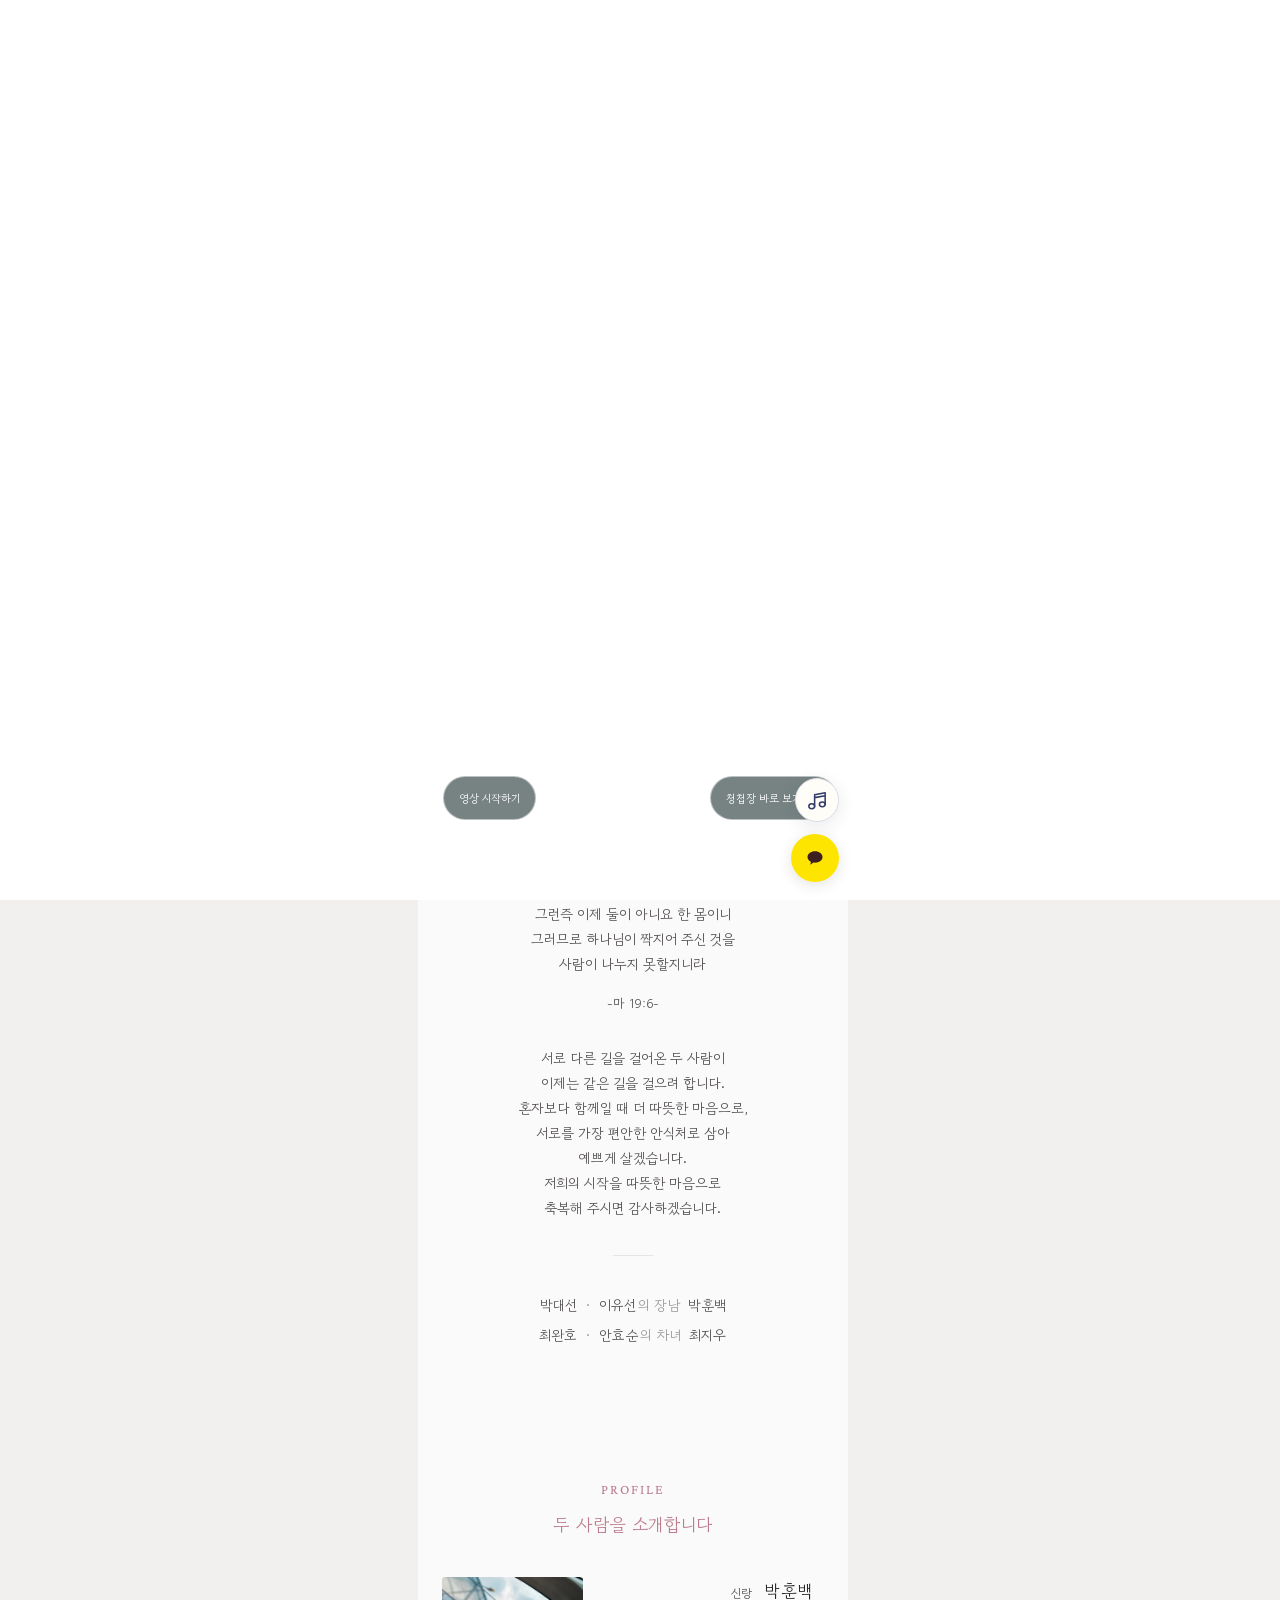
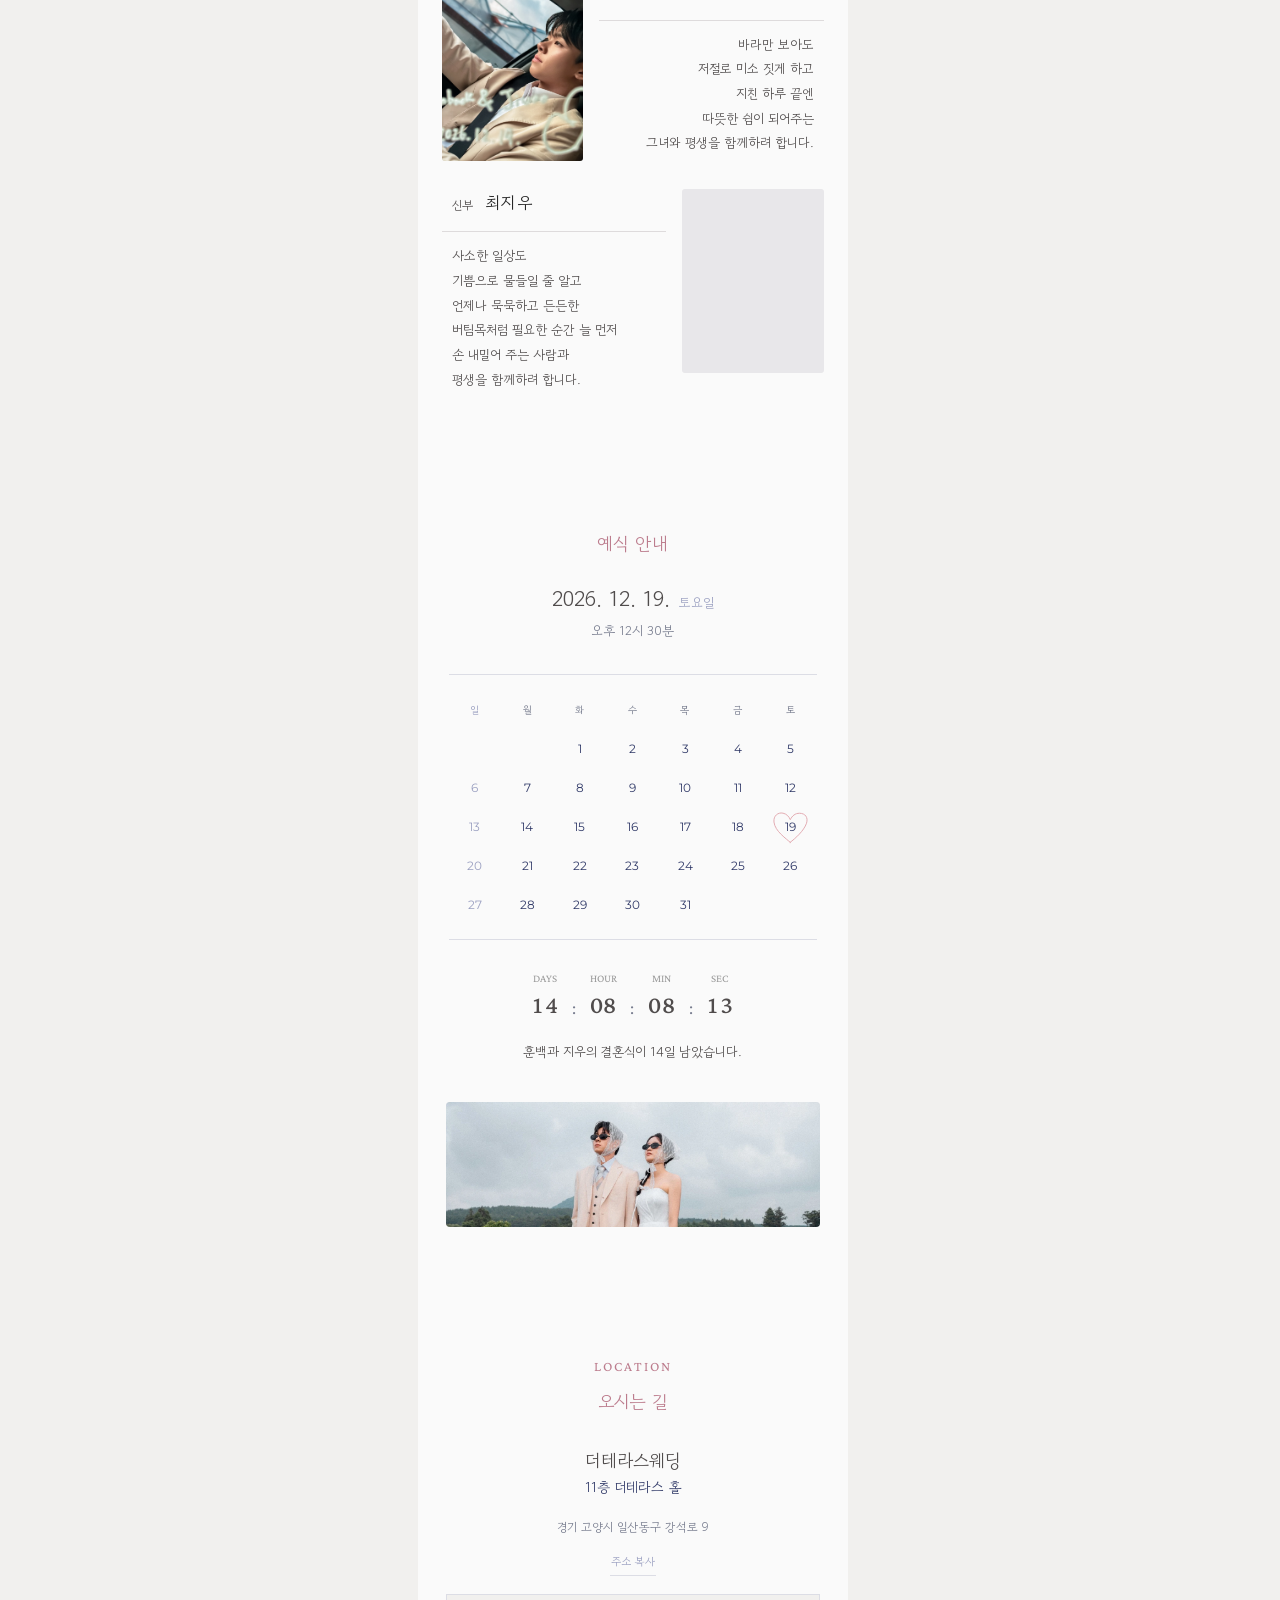
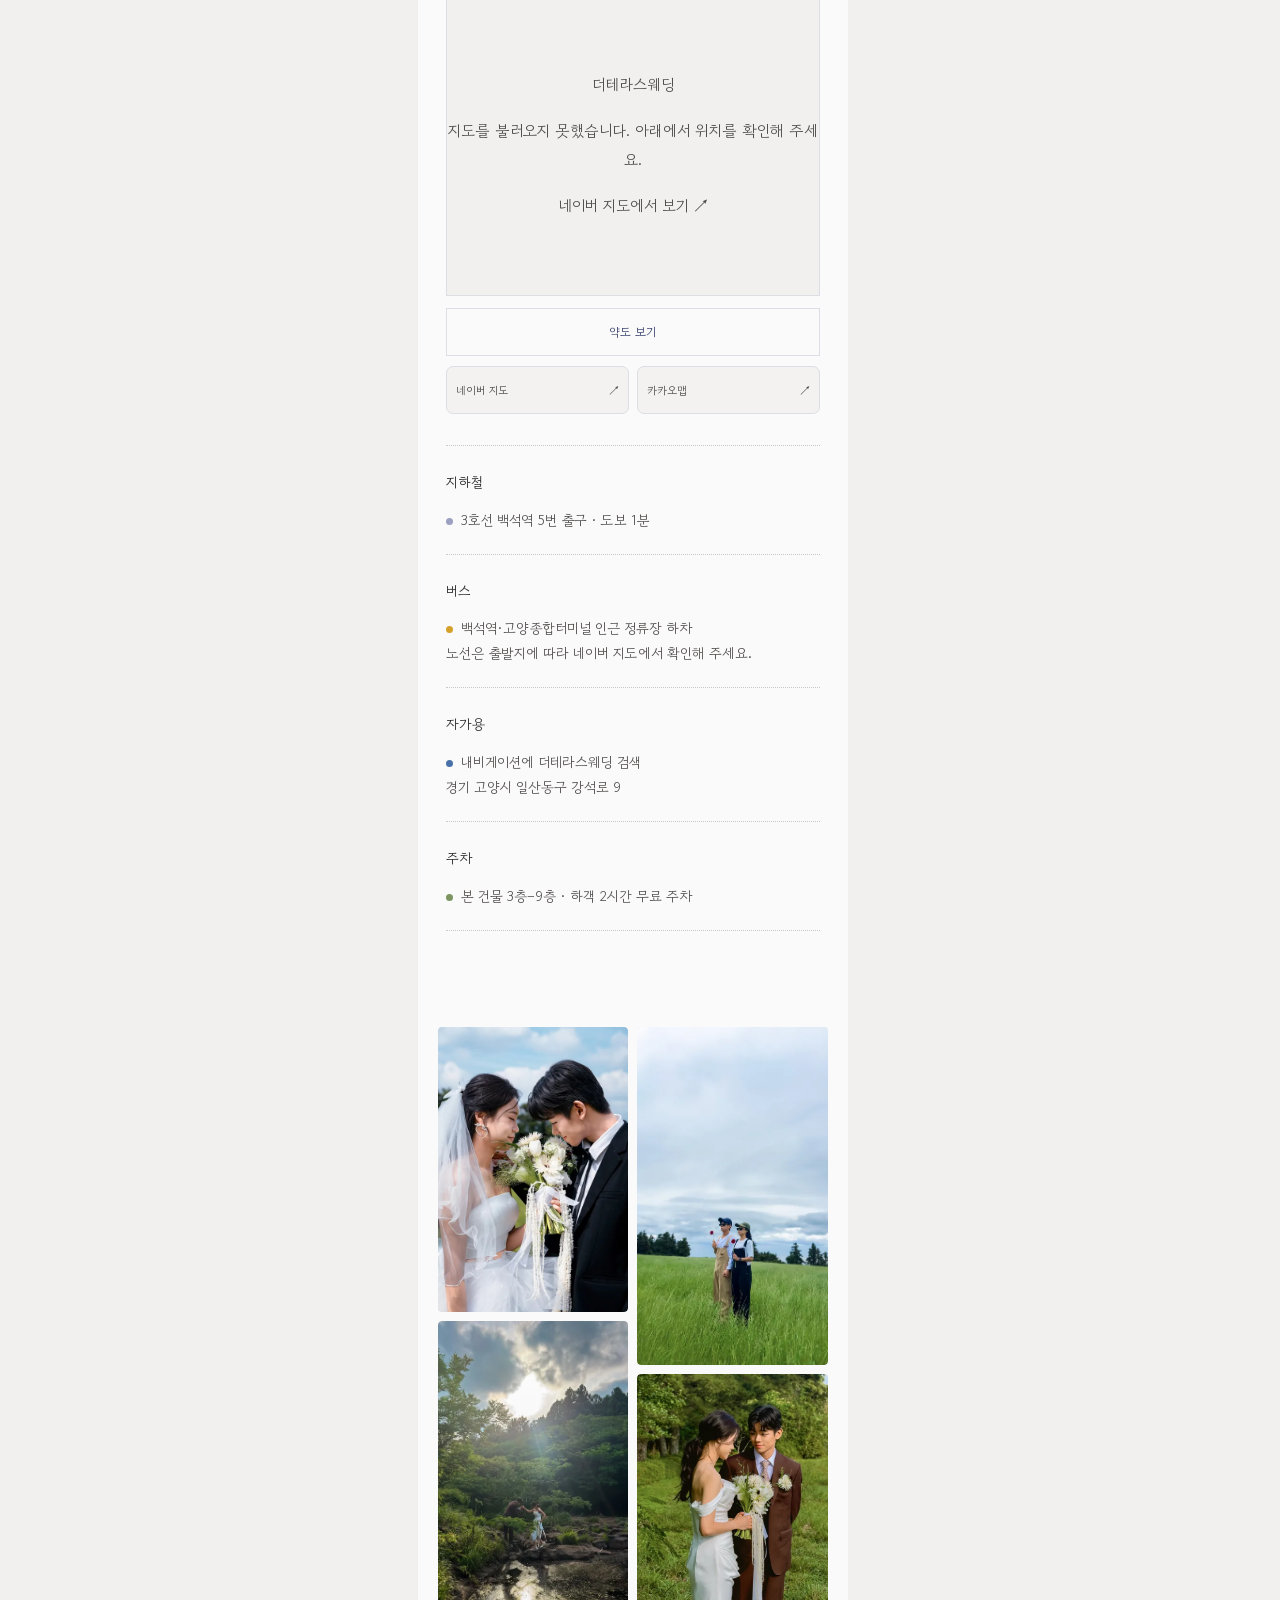
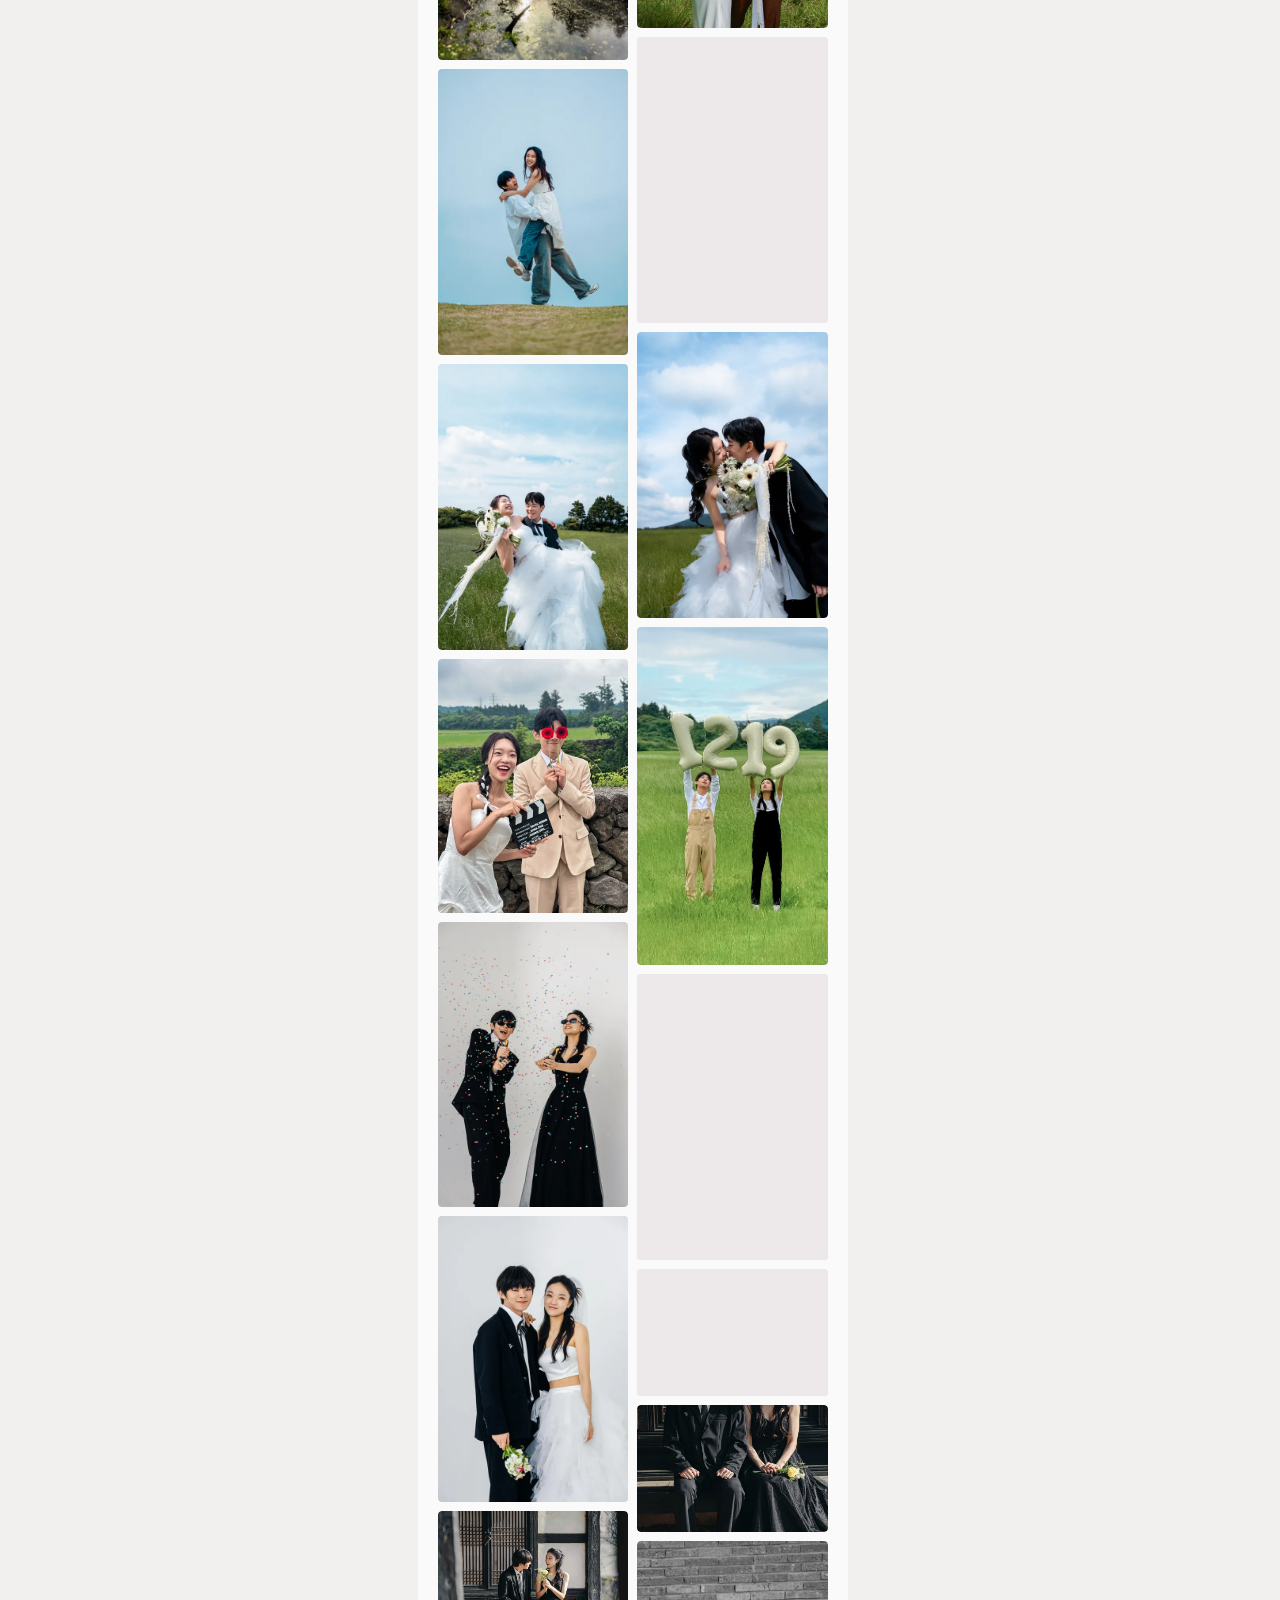
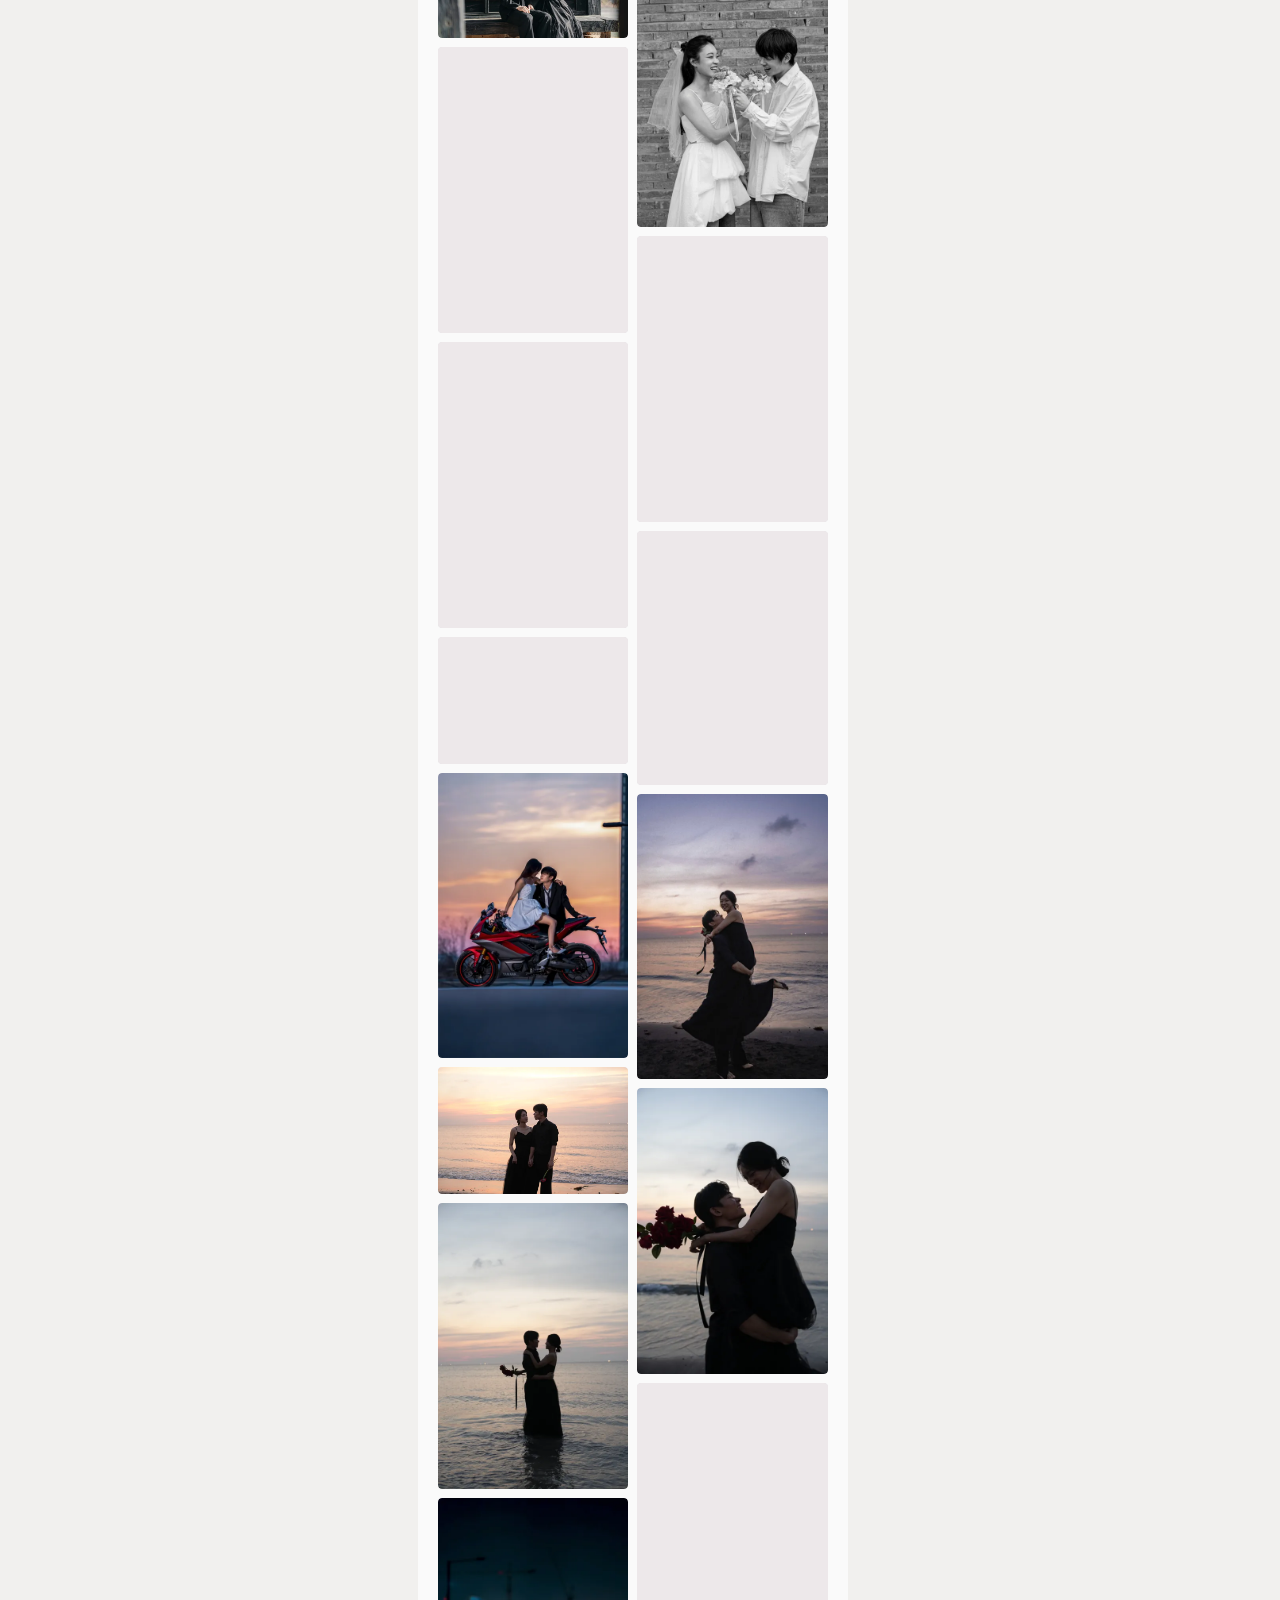
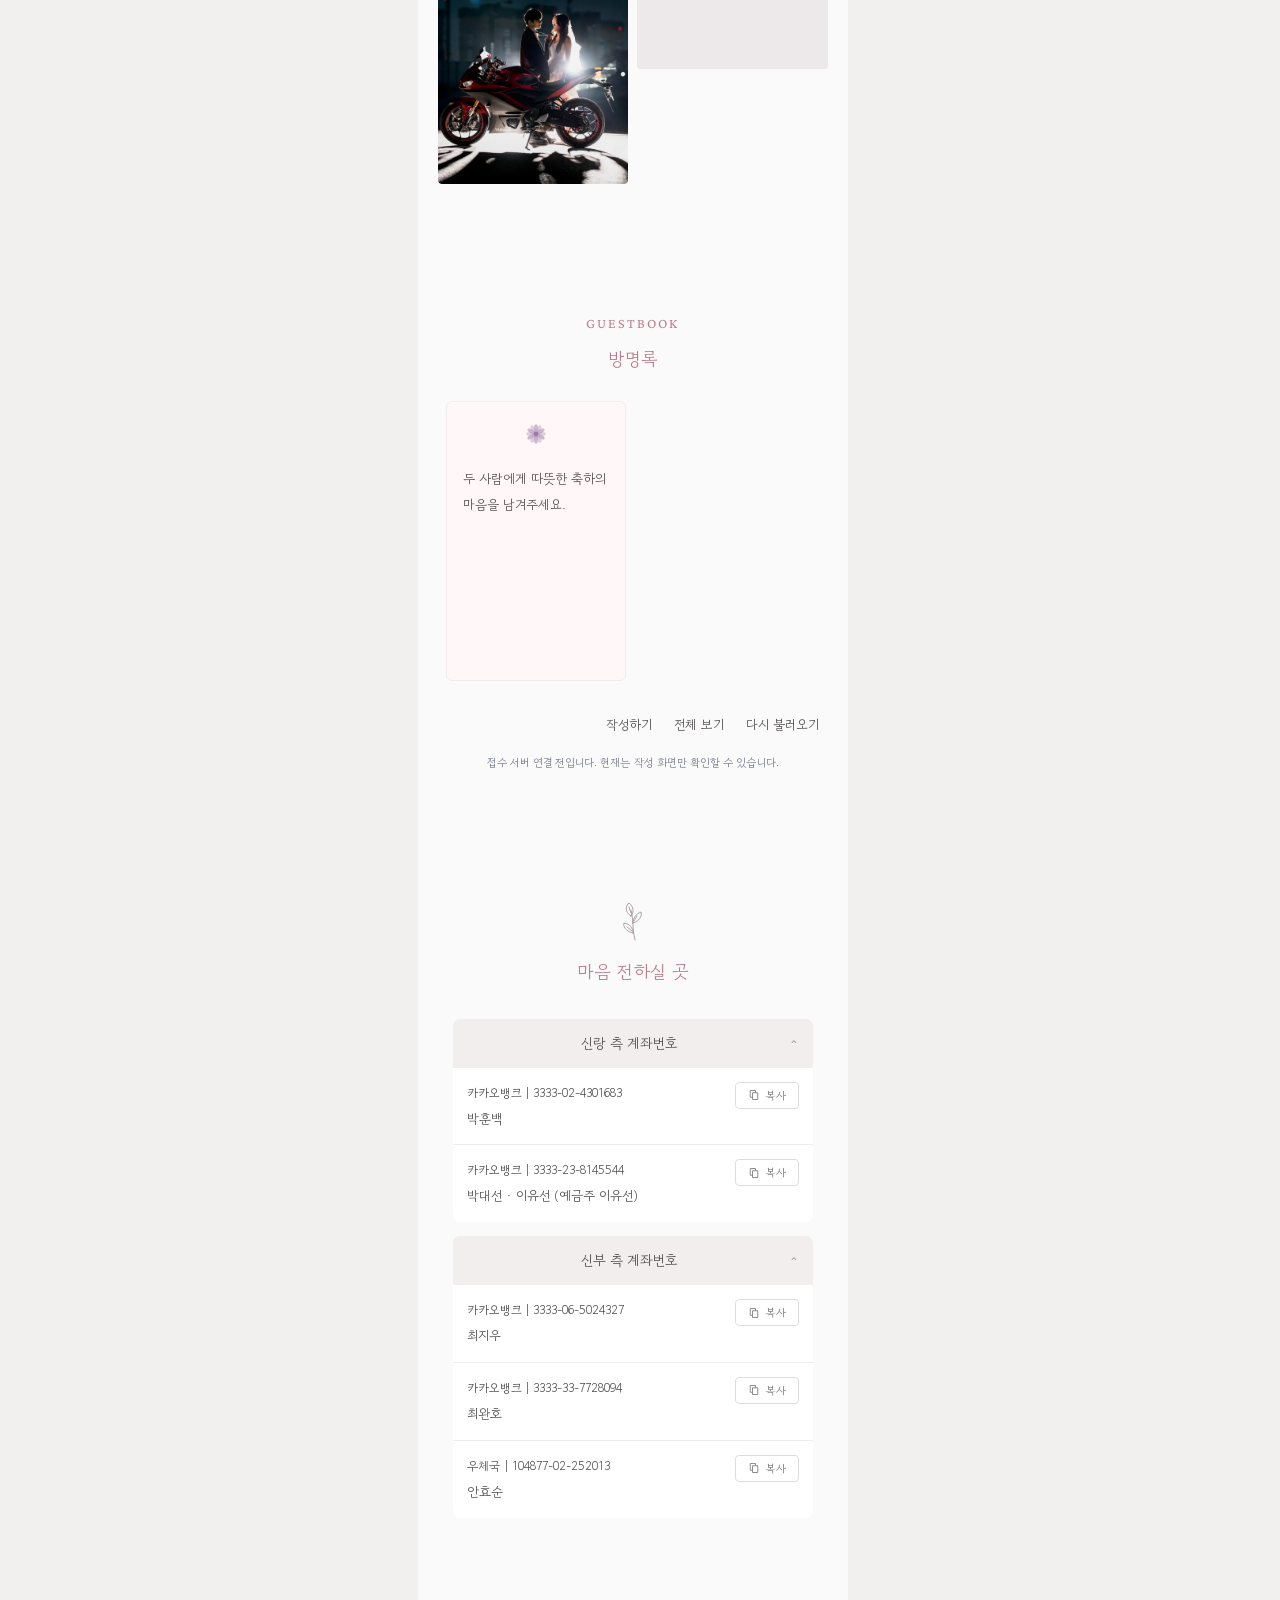
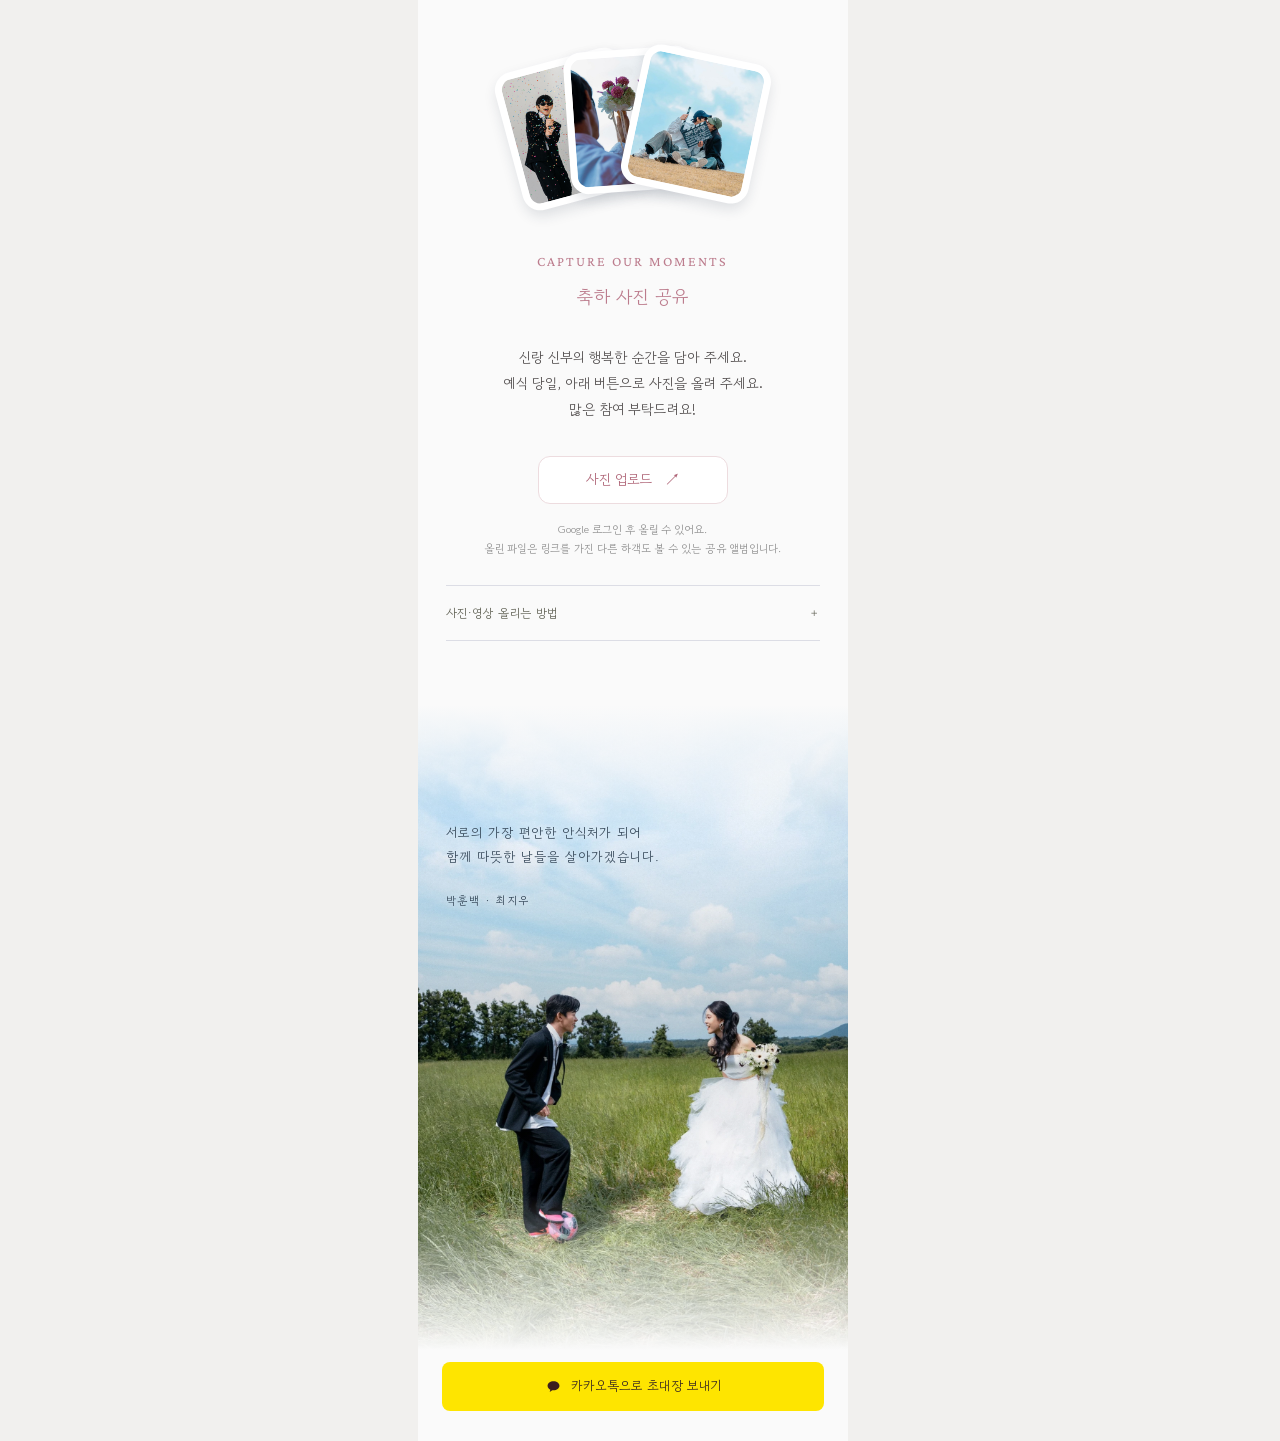
<file: index.html>
<!doctype html>
<html lang="ko">
<head>
  <meta charset="utf-8">
  <meta name="viewport" content="width=device-width, initial-scale=1, viewport-fit=cover">
  <meta name="wedding-build" content="20260920-mybox-final">
  <meta name="theme-color" content="#F1F0EE">
  <meta name="robots" content="noindex, nofollow">
  <title>훈백과 지우, 결혼합니다</title>
  <meta name="description" content="2026년 12월 19일 토요일 낮 12시 30분 · 더테라스웨딩">
  <meta property="og:title" content="훈백과 지우, 결혼합니다">
  <meta property="og:description" content="2026년 12월 19일 토요일 낮 12시 30분 · 더테라스웨딩">
  <meta property="og:type" content="website">
  <meta property="og:url" content="https://hunback.github.io/">
  <meta property="og:image" content="https://hunback.github.io/assets/share/invitation-sunglasses-20260921.jpg">
  <meta property="og:image:alt" content="선글라스를 쓰고 돌담 위에 나란히 선 두 사람">
  <meta property="og:image:type" content="image/jpeg">
  <meta property="og:image:width" content="1333">
  <meta property="og:image:height" content="2000">
  <link id="webfonts" rel="stylesheet" href="invitation-fonts.css?v=20260919-reference-audit">
  <link rel="stylesheet" href="styles.css?v=20260913-garden-complete">
  <link rel="stylesheet" href="design.css?v=20260920-profile-spacing">
  <script src="config.js?v=20260920-groom-parent-account" defer></script>
  <script src="photos.js" defer></script>
<script src="design-data.js?v=20260921-gallery-share" defer></script>
  <script src="apply-content.js?v=20260921-gallery-share" defer></script>
  <script src="app.js?v=20260921-gallery-admin" defer></script>
  <script src="design-audio.js?v=20260921-gallery-admin" defer></script>
  <script src="naver-map.js?v=20260920-final-media" defer></script>
</head>
<body>
<a class="skip-link" href="#invitation">초대의 글로 바로 가기</a>

<section id="intro-gate" class="intro-gate" aria-label="우리의 하루 도입 영상" hidden>
  <div class="intro-stage">
    <video id="intro-video" width="720" height="1280" muted playsinline webkit-playsinline preload="none" disablepictureinpicture disableremoteplayback controlslist="nodownload nofullscreen noremoteplayback">
      <source src="assets/video/intro-final.mp4" type="video/mp4">
    </video>
    <button id="intro-retry" class="intro-retry" type="button" hidden>영상 시작하기</button>
    <button id="intro-skip" class="intro-skip" type="button">청첩장 바로 보기 <span aria-hidden="true">↗</span></button>
  </div>
</section>

<main id="wedding" class="invitation">
  <header id="top" class="cover" aria-label="박훈백 최지우 결혼식 초대">
    <div class="cover-side cover-side-left" aria-label="예식일">
      <span>December 19, 2026</span>
    </div>
    <div class="cover-center">
      <h1 class="cover-title" lang="en">hunback<br><span><svg class="cover-heart" viewBox="0 0 24 22" aria-hidden="true"><path class="cover-heart-line" d="M12.1 19.5C9.6 17.2 3.3 13 2.8 8.5 2.5 5.8 4.4 3.8 7.1 4.1c2.2.2 4 1.7 5 3.8 1.2-2.3 3.1-3.8 5.5-3.7 2.8.1 4.6 2.4 3.7 5.2-1.3 4.1-6.4 8.2-9.2 10.1Z"/><path class="cover-heart-detail" d="M4.6 8.2C4.3 6.5 5.4 5.2 7 5.3"/></svg> Jiwoo</span></h1>
      <figure class="cover-hero protected-media">
        <img src="assets/photos/selected-01.webp" width="1200" height="1800" alt="숲길에서 베일을 펼쳐 든 두 사람" fetchpriority="high" draggable="false">
        <svg class="hero-drawing" viewBox="0 0 240 120" aria-hidden="true" xmlns="http://www.w3.org/2000/svg">
          <path class="hero-drawing-line" d="M8 101C44 84 59 111 91 94c34-18 48 8 74-8 24-15 43-7 67-23" pathLength="1"/>
          <path class="hero-drawing-heart" d="M116 77c-16-16-31 5 0 27 31-22 16-43 0-27Z" pathLength="1"/>
        </svg>
      </figure>
      <p class="cover-venue">더테라스웨딩 · 11층 더테라스 홀</p>
    </div>
    <div class="cover-side cover-side-right" aria-label="예식 시간">
      <span>Saturday</span>
      <span>PM 12:30</span>
    </div>
    <button id="intro-open" class="intro-open" type="button">오프닝 영상 보기</button>
  </header>

  <section id="invitation" class="section letter">
    <p class="section-index">INVITATION</p>
    <h2>소중한 분들을 초대합니다</h2>
    <blockquote class="scripture-quote reveal">
      <p>그런즉 이제 둘이 아니요 한 몸이니<br>그러므로 하나님이 짝지어 주신 것을<br>사람이 나누지 못할지니라</p>
      <cite>-마 19:6-</cite>
    </blockquote>
    <div class="letter-copy reveal"><p>서로 다른 길을 걸어온 두 사람이<br>이제는 같은 길을 걸으려 합니다.<br>혼자보다 함께일 때 더 따뜻한 마음으로,<br>서로를 가장 편안한 안식처로 삼아<br>예쁘게 살겠습니다.<br>저희의 시작을 따뜻한 마음으로<br>축복해 주시면 감사하겠습니다.</p></div>
    <hr class="letter-divider reveal" aria-hidden="true">
    <div class="family-lines reveal">
      <p>박대선 <span>·</span> 이유선 <small>의 장남</small><strong>훈백</strong></p>
      <p>최완호 <span>·</span> 안효순 <small>의 차녀</small><strong>지우</strong></p>
    </div>
    <button class="outline-button" id="contact-open" type="button" hidden>신랑 · 신부와 혼주에게 연락하기</button>
  </section>

  <section id="profile" class="section profile" aria-labelledby="profile-title">
    <p class="section-index">PROFILE</p>
    <h2 id="profile-title">두 사람을 소개합니다</h2>
    <div class="profile-list">
      <article class="profile-card profile-groom" aria-labelledby="groom-profile-name">
        <figure class="profile-portrait protected-media">
          <img id="groom-profile-image" src="assets/photos/selected-34.webp" width="1200" height="1157" alt="훈백의 프로필 사진" loading="lazy" decoding="async" draggable="false">
        </figure>
        <div class="profile-copy">
          <p class="profile-role">신랑</p>
          <h3 id="groom-profile-name" class="profile-name">박훈백</h3>
        </div>
        <p id="groom-profile-copy" class="profile-intro">바라만 보아도<br>저절로 미소 짓게 하고<br>지친 하루 끝엔<br>따뜻한 쉼이 되어주는<br>그녀와 평생을<br>함께하려 합니다.</p>
      </article>
      <article class="profile-card profile-bride" aria-labelledby="bride-profile-name">
        <div class="profile-copy">
          <p class="profile-role">신부</p>
          <h3 id="bride-profile-name" class="profile-name">최지우</h3>
        </div>
        <p id="bride-profile-copy" class="profile-intro">사소한 일상도<br>기쁨으로 물들일 줄 알고<br>언제나 묵묵하고<br>든든한 버팀목처럼<br>필요한 순간 늘 먼저<br>손 내밀어 주는 사람과<br>평생을 함께하려 합니다.</p>
        <figure class="profile-portrait protected-media">
          <img id="bride-profile-image" src="assets/photos/selected-24.webp" width="1200" height="1800" alt="지우의 프로필 사진" loading="lazy" decoding="async" draggable="false">
        </figure>
      </article>
    </div>
  </section>

  <section id="ceremony" class="section ceremony">
    <h2>예식 안내</h2>
    <p class="ceremony-date">2026. 12. 19. <span>토요일</span></p>
    <p class="muted">오후 12시 30분</p>
    <div class="calendar reveal" role="table" aria-label="2026년 12월 달력, 19일 토요일 결혼식" id="calendar"></div>
    <div class="countdown-clock reveal" id="countdown" aria-live="off" aria-label="예식까지 남은 시간"></div>
    <figure id="ceremony-photo" class="ceremony-photo protected-media reveal">
      <button class="gallery-photo protected-media" type="button" aria-label="선글라스와 보자기 사진 크게 보기">
        <img src="assets/photos/selected-14.webp" width="1333" height="2000" alt="선글라스와 보자기를 쓴 두 사람" loading="lazy" decoding="async" draggable="false">
      </button>
    </figure>
  </section>

  <section id="location" class="section location">
    <p class="section-index">LOCATION</p>
    <h2>오시는 길</h2>
    <div class="venue-heading reveal">
      <h3>더테라스웨딩</h3>
      <p>11층 더테라스 홀</p>
      <p class="address">경기 고양시 일산동구 강석로 9</p>
      <button type="button" class="text-button" id="copy-address">주소 복사</button>
    </div>
    <div class="map-embed reveal"><div id="naver-map" style="height:300px" aria-label="더테라스웨딩 네이버 지도"></div></div>
    <div class="map-actions">
      <a href="https://naver.me/Ghbg5Nma" target="_blank" rel="noopener noreferrer">네이버 지도 <span aria-hidden="true">↗</span></a>
      <a href="https://kko.to/xG_CqEtTck" target="_blank" rel="noopener noreferrer">카카오맵 <span aria-hidden="true">↗</span></a>
    </div>
    <div class="transport-list reveal">
      <section class="transport-subway"><h3>지하철</h3><p>3호선 백석역 5번 출구 · 도보 1분</p></section>
      <section class="transport-bus"><h3>버스</h3><p>백석역·고양종합터미널 인근 정류장 하차<br>노선은 출발지에 따라 네이버 지도에서 확인해 주세요.</p></section>
      <section class="transport-driving"><h3>자가용</h3><p>내비게이션에 더테라스웨딩 검색<br>경기 고양시 일산동구 강석로 9</p></section>
      <section class="transport-parking"><h3>주차</h3><p>본 건물 3층–9층 · 하객 2시간 무료 주차</p></section>
    </div>
  </section>

  <section id="gallery" class="section gallery" aria-label="웨딩 갤러리">
    <div class="gallery-grid" id="gallery-grid" aria-label="선정한 웨딩 사진"></div>
    <noscript><p>사진 목록과 방명록은 JavaScript를 켜면 이용하실 수 있습니다.</p></noscript>
  </section>

  <dialog id="photo-dialog" class="photo-dialog" aria-labelledby="photo-dialog-title">
    <div class="photo-dialog-frame">
      <button type="button" class="photo-dialog-close" data-close aria-label="확대 사진 닫기">×</button>
      <h2 id="photo-dialog-title" class="sr-only">웨딩 사진 크게 보기</h2>
      <figure class="protected-media photo-dialog-stage"><img id="photo-dialog-image" alt="" draggable="false"></figure>
      <button id="photo-prev" class="photo-nav photo-prev" type="button" aria-label="이전 사진"><svg viewBox="0 0 24 24" aria-hidden="true"><path d="m15 5-7 7 7 7"/></svg></button>
      <button id="photo-next" class="photo-nav photo-next" type="button" aria-label="다음 사진"><svg viewBox="0 0 24 24" aria-hidden="true"><path d="m9 5 7 7-7 7"/></svg></button>
      <p id="photo-position" class="photo-position" aria-live="polite"></p>
      <p id="photo-load-status" class="photo-load-status" role="status" hidden></p>
      <button id="photo-retry" class="photo-retry" type="button" hidden>사진 다시 불러오기</button>
    </div>
  </dialog>

  <section id="guestbook" class="section guestbook">
    <p class="section-index">GUESTBOOK</p>
    <h2>방명록</h2>
    <div id="guestbook-list" class="guestbook-list" aria-live="polite" aria-busy="true"><article class="guest-card empty-card"><p>축하 글을 불러오고 있습니다.</p></article></div>
    <div class="guestbook-actions"><button class="text-button" id="guestbook-open" type="button">작성하기</button><button class="text-button" id="guestbook-more" type="button">전체 보기</button><button class="text-button" id="guestbook-retry" type="button" hidden>다시 불러오기</button></div>
    <p id="connection-status" class="connection-status" role="status"></p>
  </section>

  <section id="account" class="section account">
    <svg class="account-sprig" viewBox="0 0 28 42" aria-hidden="true"><path d="M16 39C13 30 15 19 12 9M14 32c-8-2-10-7-9-10 6 1 9 5 9 10Zm0-10c7-2 9-7 8-11-5 2-8 6-8 11ZM12 15C5 11 7 4 10 2c5 4 5 9 2 13Zm-2-9 2 6m-4 14 5 4m5-15-3 5"/></svg>
    <h2>마음 전하실 곳</h2>
    <div id="account-list" class="account-list"></div>
  </section>

  <section id="guest-photos" class="section guest-photos">
    <div class="album-art reveal" aria-hidden="true">
      <figure><img id="mobile-album-left-image" src="assets/photos/guest-album-01.jpg" width="900" height="900" alt="" loading="lazy" draggable="false"></figure>
      <figure><img id="mobile-album-right-image" src="assets/photos/guest-album-02.jpg" width="900" height="900" alt="" loading="lazy" draggable="false"></figure>
      <figure><img id="mobile-album-detail-image" src="assets/photos/guest-album-03.jpg" width="900" height="900" alt="" loading="lazy" draggable="false"></figure>
    </div>
    <p class="section-index">CAPTURE OUR MOMENTS</p>
    <h2>축하 사진 공유</h2>
    <p class="section-description">신랑 신부의 행복한 순간을 담아 주세요.<br>예식 당일, 아래 버튼으로 사진을 올려 주세요.<br>많은 참여 부탁드려요!</p>
    <div id="direct-upload" class="direct-upload" hidden>
      <label for="guest-files" class="outline-button guest-upload-button">사진 업로드</label>
      <input id="guest-files" type="file" accept="image/jpeg,image/png,image/webp,image/heic,image/heif,video/mp4,video/quicktime" multiple>
      <p id="upload-status" class="upload-note" role="status" aria-live="polite"></p>
    </div>
    <div id="guest-drive-fallback">
      <a id="guest-upload" class="outline-button guest-upload-button reveal" href="https://drive.google.com/drive/folders/1uEmtC8PYTgQWiYc3uCr3EP_xjxRAnGC-" target="_blank" rel="noopener noreferrer">사진 업로드 <span aria-hidden="true">↗</span></a>
      <p class="upload-note reveal">Google 로그인 후 올릴 수 있어요.<br>올린 파일은 링크를 가진 다른 하객도 볼 수 있는 공유 앨범입니다.</p>
      <details class="upload-help reveal"><summary>사진·영상 올리는 방법</summary><ol><li>위 버튼으로 하객 앨범을 열어 주세요.</li><li>Google 로그인 후 <strong>‘+’ 또는 ‘신규 → 파일 업로드’</strong>를 선택해 주세요.</li><li>사진이나 영상을 고르고 업로드가 끝날 때까지 기다려 주세요.</li></ol><p>휴대폰에서 업로드 메뉴가 보이지 않으면 Google Drive 앱에서 앨범을 열어 주세요.</p></details>
    </div>
  </section>

  <figure id="closing-photo" class="closing-photo protected-media reveal">
    <img src="assets/photos/selected-28.webp" width="1200" height="1800" alt="푸른 들판에서 서로를 마주 보는 두 사람" loading="lazy" decoding="async" draggable="false">
    <figcaption class="closing-overlay"><p id="ending-overlay-copy">서로의 가장 편안한 안식처가 되어<br>함께 따뜻한 날들을 살아가겠습니다.</p><small>훈백 · 지우</small></figcaption>
  </figure>
  <footer class="ending">
    <button class="kakao-share-button" id="share-link" type="button"><svg class="kakao-symbol" viewBox="0 0 24 24" aria-hidden="true"><rect width="24" height="24" rx="4" fill="#FEE500"/><path d="M12 5.3c-4.2 0-7.5 2.6-7.5 5.8 0 2.1 1.4 3.9 3.5 4.9l-.8 2.8 3.3-2.2c.5.1 1 .1 1.5.1 4.2 0 7.5-2.6 7.5-5.7S16.2 5.3 12 5.3Z" fill="#3C1F1E"/></svg> 카카오톡으로 초대장 보내기</button>

    <p class="share-hint sr-only" role="status">공유 메뉴에서 카카오톡을 선택해 주세요.</p>
    <button class="motion-toggle" id="motion-toggle" type="button" aria-pressed="false" hidden>움직임 줄이기</button>
    <p class="local-status" id="local-status" hidden>시안 보기 · 저장 내용은 이 기기에만 보관</p>
  </footer>
</main>
<button id="share-floating" class="share-floating" type="button" aria-label="카카오톡으로 초대장 보내기"><svg class="kakao-symbol" viewBox="0 0 24 24" aria-hidden="true"><rect width="24" height="24" rx="4" fill="#FEE500"/><path d="M12 5.3c-4.2 0-7.5 2.6-7.5 5.8 0 2.1 1.4 3.9 3.5 4.9l-.8 2.8 3.3-2.2c.5.1 1 .1 1.5.1 4.2 0 7.5-2.6 7.5-5.7S16.2 5.3 12 5.3Z" fill="#3C1F1E"/></svg></button>

<div id="music" class="music-fab-wrap" aria-label="배경 음악">
  <button id="bgm-toggle" class="music-fab" type="button" aria-label="배경 음악 켜기" aria-pressed="false"><svg viewBox="0 0 24 24" aria-hidden="true"><path d="M9 18V6l11-2v12M9 9l11-2"/><ellipse cx="6" cy="18" rx="3" ry="2.5"/><ellipse cx="17" cy="16" rx="3" ry="2.5"/><path class="music-off" d="M3 3l18 18"/></svg></button>
  <audio id="bgm-audio" preload="none" loop></audio>
  <p id="bgm-status" class="sr-only" role="status"></p>
</div>

<dialog id="guestbook-all-dialog" class="form-dialog" aria-labelledby="guestbook-all-title">
  <header class="dialog-header"><h2 id="guestbook-all-title">방명록 전체 보기</h2><button type="button" class="dialog-close" data-close aria-label="방명록 전체 보기 닫기">×</button></header>
  <div id="guestbook-all-list" class="guestbook-all-list" aria-live="polite"></div>
  <button id="guestbook-all-next" class="text-button guestbook-load-more" type="button" hidden>더 불러오기</button>
</dialog>

<dialog id="guestbook-dialog" class="form-dialog" aria-labelledby="guestbook-title">
  <header class="dialog-header"><h2 id="guestbook-title">방명록 작성하기</h2><button type="button" class="dialog-close" data-close aria-label="방명록 작성 닫기">×</button></header>
  <form id="guestbook-form" class="dialog-body" novalidate>
    <p class="form-intro">두 사람에게 따뜻한 한마디를 남겨주세요.</p>
    <label for="guest-name">이름 <span aria-hidden="true">*</span></label><input id="guest-name" name="name" type="text" maxlength="30" autocomplete="name" required placeholder="이름을 입력해 주세요." aria-describedby="guest-name-error"><p id="guest-name-error" class="field-error"></p>
    <label for="guest-message">내용 <span aria-hidden="true">*</span></label><textarea id="guest-message" name="message" maxlength="500" required rows="5" placeholder="내용을 작성해 주세요. (최대 500자)" aria-describedby="guest-message-error message-counter"></textarea><p id="message-counter" class="field-counter">0 / 500</p><p id="guest-message-error" class="field-error"></p>
    <label for="guest-password">비밀번호 <span aria-hidden="true">*</span></label><input id="guest-password" name="password" type="password" minlength="4" maxlength="64" autocomplete="new-password" required placeholder="삭제 시 사용할 비밀번호 (4자 이상)" aria-describedby="guest-password-error"><p id="guest-password-error" class="field-error"></p>
    <div class="honeypot" aria-hidden="true"><label>Website<input name="website" tabindex="-1" autocomplete="off"></label></div>
    <p class="privacy-note">이름과 내용은 방명록에 공개됩니다.<br>비밀번호는 글을 삭제할 때만 사용됩니다.</p><p class="form-status" role="status"></p><button class="solid-button submit-button" type="submit">축하 글 남기기</button>
  </form>
</dialog>
<dialog id="delete-dialog" class="form-dialog small-dialog" aria-labelledby="delete-title">
  <header class="dialog-header"><h2 id="delete-title">방명록 삭제</h2><button type="button" data-close class="dialog-close" aria-label="삭제 창 닫기">×</button></header>
  <form id="delete-form" class="dialog-body"><p class="form-intro">작성할 때 입력한 비밀번호를 입력해 주세요.</p><label for="delete-password">비밀번호</label><input id="delete-password" name="password" type="password" required maxlength="64" autocomplete="off"><p class="form-status" role="status"></p><button type="submit" class="solid-button submit-button">이 글 삭제하기</button></form>
</dialog>
<dialog id="contact-dialog" class="form-dialog small-dialog" aria-labelledby="contact-title"><header class="dialog-header"><h2 id="contact-title">연락하기</h2><button type="button" data-close aria-label="연락처 닫기">×</button></header><div id="contacts" class="dialog-body"></div></dialog>
<div id="toast" role="status" aria-live="polite" class="toast" hidden></div>
</body>
</html>
</file>
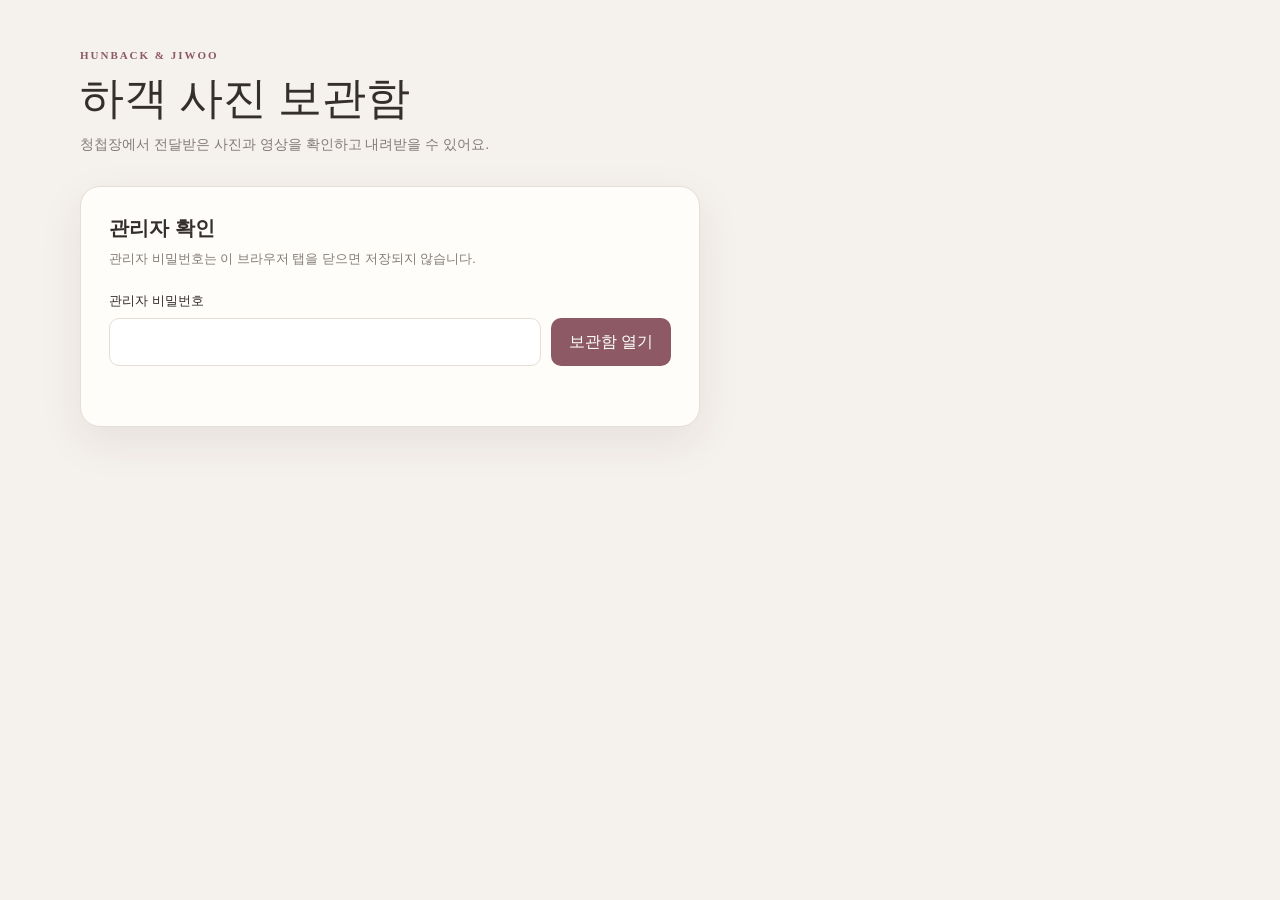
<file: admin/index.html>
<!doctype html>
<html lang="ko">
<head>
  <meta charset="utf-8">
  <meta name="viewport" content="width=device-width, initial-scale=1, viewport-fit=cover">
  <meta name="robots" content="noindex, nofollow, noarchive">
  <meta name="theme-color" content="#f5f1ec">
  <title>훈백 · 지우 사진 보관함</title>
  <link rel="stylesheet" href="admin.css?v=20260920-direct-upload">
  <script src="admin.js?v=20260921-gallery-admin" defer></script>
</head>
<body>
  <main class="admin-shell">
    <header class="admin-header">
      <div>
        <p class="eyebrow">HUNBACK &amp; JIWOO</p>
        <h1>하객 사진 보관함</h1>
        <p class="description">청첩장에서 전달받은 사진과 영상을 확인하고 내려받을 수 있어요.</p>
      </div>
      <button id="logout" class="text-button" type="button" hidden>잠금</button>
    </header>

    <section id="login-panel" class="login-panel" aria-labelledby="login-title">
      <h2 id="login-title">관리자 확인</h2>
      <p>관리자 비밀번호는 이 브라우저 탭을 닫으면 저장되지 않습니다.</p>
      <form id="login-form">
        <label for="admin-token">관리자 비밀번호</label>
        <div class="login-row">
          <input id="admin-token" name="token" type="password" minlength="12" autocomplete="current-password" required>
          <button class="primary-button" type="submit">보관함 열기</button>
        </div>
        <p id="login-status" class="status" role="status"></p>
      </form>
    </section>

    <section id="dashboard" hidden>
      <nav class="toolbar" aria-label="관리자 탭"><button id="tab-photos" class="secondary-button" type="button" aria-pressed="true">하객 사진 보관함</button><button id="tab-gallery" class="secondary-button" type="button" aria-pressed="false">청첩장 갤러리</button></nav>
      <section id="gallery-editor" hidden>
        <h2>청첩장 갤러리</h2>
        <p>화살표로 순서를 바꾸거나 원하는 위치 번호를 입력하세요. 사진 비율은 유지되며, 홀수는 왼쪽·짝수는 오른쪽에 배치됩니다. 저장하면 공개 청첩장에 반영됩니다.</p>
        <div class="toolbar"><label class="secondary-button">사진 추가<input id="gallery-files" type="file" accept="image/jpeg,image/png,image/webp" multiple></label><button id="gallery-save" class="primary-button" type="button">변경 사항 저장</button><button id="gallery-reset" class="secondary-button" type="button">저장된 배치 불러오기</button></div>
        <p id="gallery-status" class="status" role="status"></p>
        <div id="gallery-items" class="photo-list"></div>
      </section>
      <section id="guest-archive">
      <div class="summary" aria-label="업로드 요약">
        <article><span>파일</span><strong id="total-count">0</strong></article>
        <article><span>사진</span><strong id="photo-count">0</strong></article>
        <article><span>영상</span><strong id="video-count">0</strong></article>
        <article><span>전체 용량</span><strong id="total-size">0 B</strong></article>
      </div>
      <div class="toolbar">
        <p id="list-status" class="status" role="status" aria-live="polite"></p>
        <button id="refresh" class="secondary-button" type="button">새로고침</button>
      </div>
      <div id="photo-list" class="photo-list" aria-live="polite"></div>
      <button id="load-more" class="secondary-button load-more" type="button" hidden>더 보기</button>
      </section>
    </section>
  </main>
</body>
</html>
</file>
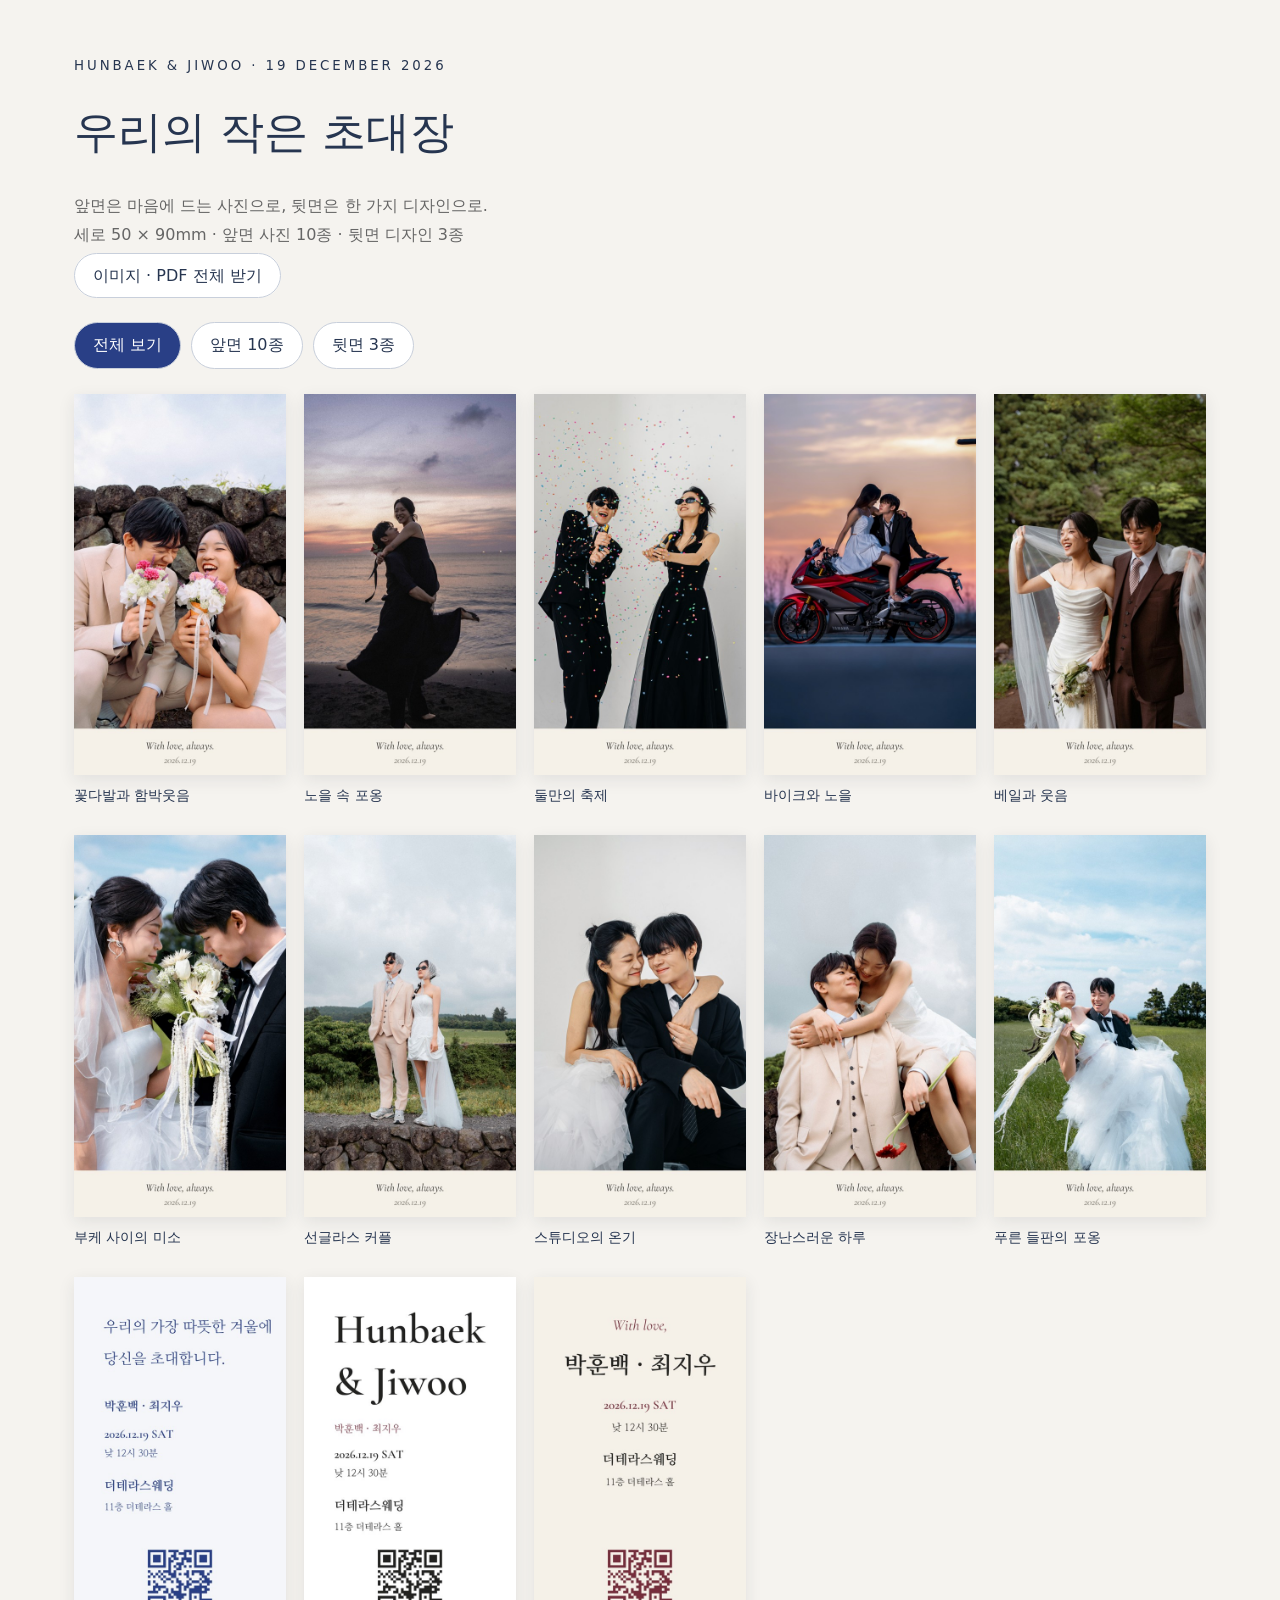
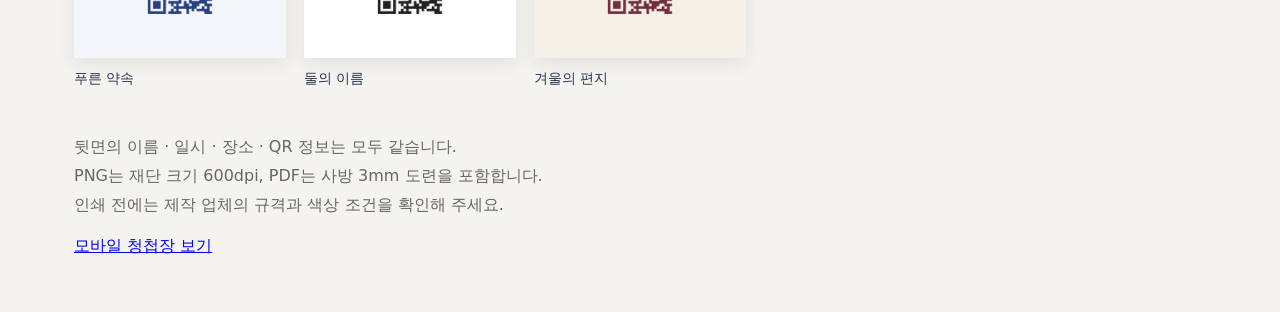
<file: cards/index.html>
<!doctype html><html lang="ko"><meta charset="utf-8"><meta name="viewport" content="width=device-width,initial-scale=1"><meta name="robots" content="noindex,nofollow"><title>훈백 · 지우 | 명함 청첩장 시안</title><style>
*{box-sizing:border-box}body{margin:0;background:#f5f3ef;color:#263550;font-family:system-ui,sans-serif}main{max-width:1180px;margin:auto;padding:55px 24px}header{margin-bottom:35px}header small{letter-spacing:.22em}h1{font-size:clamp(27px,5vw,44px);font-weight:500}p{line-height:1.8;color:#666}nav{display:flex;gap:10px;flex-wrap:wrap;margin:25px 0}nav button,.download{padding:12px 18px;border:1px solid #c8cfdb;border-radius:25px;background:white;color:#263550;text-decoration:none;font:inherit;cursor:pointer}nav button[aria-pressed=true]{background:#293f86;color:white}.grid{display:grid;grid-template-columns:repeat(5,1fr);gap:30px 18px}.card{border:0;padding:0;background:none;text-align:left;cursor:zoom-in;color:inherit;font:inherit}.card img{width:100%;display:block;box-shadow:0 5px 16px #232a3817}.card span{display:block;margin-top:12px;font-size:14px}.card[hidden]{display:none}dialog{padding:20px;border:0;background:#f5f3ef;max-width:94vw;max-height:95vh}dialog::backdrop{background:#172132b8}dialog img{display:block;max-height:75vh;max-width:80vw;margin:auto}dialog button{display:block;margin:14px auto 0;background:white;border:1px solid #ccc;padding:10px 25px}footer{margin-top:45px}@media(max-width:800px){.grid{grid-template-columns:repeat(3,1fr)}}@media(max-width:500px){.grid{grid-template-columns:repeat(2,1fr)}main{padding:35px 18px}}
</style><main><header><small>HUNBAEK & JIWOO · 19 DECEMBER 2026</small><h1>우리의 작은 초대장</h1><p>앞면은 마음에 드는 사진으로, 뒷면은 한 가지 디자인으로.<br>세로 50 × 90mm · 앞면 사진 10종 · 뒷면 디자인 3종</p><a class="download" href="wedding-cards.zip" download>이미지 · PDF 전체 받기</a></header><nav aria-label="시안 구분"><button aria-pressed="true" onclick="filter('all',this)">전체 보기</button><button aria-pressed="false" onclick="filter('front',this)">앞면 10종</button><button aria-pressed="false" onclick="filter('back',this)">뒷면 3종</button></nav><div class="grid"><button class="card" data-side="front" onclick="show(this)"><img loading="lazy" src="front-꽃다발과-함박웃음.jpg" alt="꽃다발과 함박웃음"><span>꽃다발과 함박웃음</span></button><button class="card" data-side="front" onclick="show(this)"><img loading="lazy" src="front-노을-속-포옹.jpg" alt="노을 속 포옹"><span>노을 속 포옹</span></button><button class="card" data-side="front" onclick="show(this)"><img loading="lazy" src="front-둘만의-축제.jpg" alt="둘만의 축제"><span>둘만의 축제</span></button><button class="card" data-side="front" onclick="show(this)"><img loading="lazy" src="front-바이크와-노을.jpg" alt="바이크와 노을"><span>바이크와 노을</span></button><button class="card" data-side="front" onclick="show(this)"><img loading="lazy" src="front-베일과-웃음.jpg" alt="베일과 웃음"><span>베일과 웃음</span></button><button class="card" data-side="front" onclick="show(this)"><img loading="lazy" src="front-부케-사이의-미소.jpg" alt="부케 사이의 미소"><span>부케 사이의 미소</span></button><button class="card" data-side="front" onclick="show(this)"><img loading="lazy" src="front-선글라스-커플.jpg" alt="선글라스 커플"><span>선글라스 커플</span></button><button class="card" data-side="front" onclick="show(this)"><img loading="lazy" src="front-스튜디오의-온기.jpg" alt="스튜디오의 온기"><span>스튜디오의 온기</span></button><button class="card" data-side="front" onclick="show(this)"><img loading="lazy" src="front-장난스러운-하루.jpg" alt="장난스러운 하루"><span>장난스러운 하루</span></button><button class="card" data-side="front" onclick="show(this)"><img loading="lazy" src="front-푸른-들판의-포옹.jpg" alt="푸른 들판의 포옹"><span>푸른 들판의 포옹</span></button><button class="card" data-side="back" onclick="show(this)"><img loading="lazy" src="back-blue-promise.jpg" alt="푸른 약속"><span>푸른 약속</span></button><button class="card" data-side="back" onclick="show(this)"><img loading="lazy" src="back-two-names.jpg" alt="둘의 이름"><span>둘의 이름</span></button><button class="card" data-side="back" onclick="show(this)"><img loading="lazy" src="back-winter-letter.jpg" alt="겨울의 편지"><span>겨울의 편지</span></button></div><footer><p>뒷면의 이름 · 일시 · 장소 · QR 정보는 모두 같습니다.<br>PNG는 재단 크기 600dpi, PDF는 사방 3mm 도련을 포함합니다.<br>인쇄 전에는 제작 업체의 규격과 색상 조건을 확인해 주세요.</p><a href="/">모바일 청첩장 보기</a></footer></main><dialog id="viewer"><img alt=""><button onclick="document.getElementById('viewer').close()">닫기</button></dialog><script>
function filter(side,button){document.querySelectorAll('.card').forEach(c=>c.hidden=side!=='all'&&c.dataset.side!==side);document.querySelectorAll('nav button').forEach(b=>b.setAttribute('aria-pressed',String(b===button)))}
function show(button){const dialog=document.getElementById('viewer'),from=button.querySelector('img'),to=dialog.querySelector('img');to.src=from.src;to.alt=from.alt;dialog.showModal()}
</script></html>
</file>
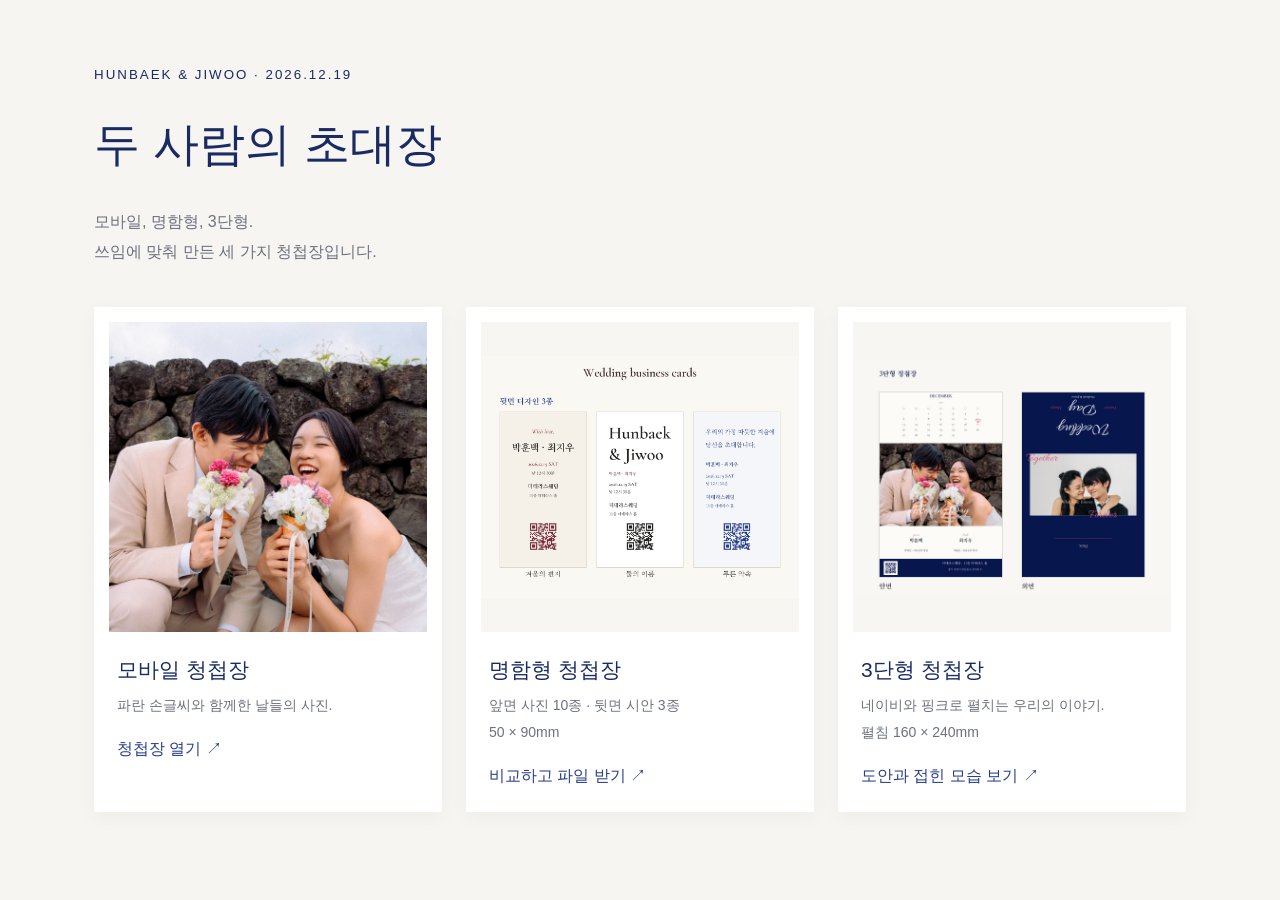
<file: designs/index.html>
<!doctype html><html lang="ko"><meta charset="utf-8"><meta name="viewport" content="width=device-width,initial-scale=1"><meta name="robots" content="noindex,nofollow"><title>훈백 · 지우 | 청첩장 디자인</title><style>*{box-sizing:border-box}body{margin:0;background:#f7f5f1;color:#192b62;font-family:-apple-system,BlinkMacSystemFont,"Apple SD Gothic Neo",sans-serif}main{max-width:1140px;padding:65px 24px;margin:auto}small{letter-spacing:.15em}h1{font-size:clamp(30px,5vw,46px);font-weight:500}p{line-height:1.9;color:#6c7180}.grid{display:grid;grid-template-columns:repeat(3,1fr);gap:24px;margin-top:40px}.card{display:block;background:#fff;color:inherit;text-decoration:none;padding:15px 15px 25px;box-shadow:0 5px 20px #1724470a}.card img{width:100%;height:310px;object-fit:contain;background:#f8f6f2}.card:first-child img{object-fit:cover;object-position:50% 65%}.card h2{font-size:21px;font-weight:500;margin:20px 8px 8px}.card p{font-size:14px;margin:0 8px}.card span{display:block;margin:20px 8px 0;color:#293f86}@media(max-width:740px){.grid{grid-template-columns:1fr}.card img{height:340px}main{padding:35px 18px}}</style><main><small>HUNBAEK & JIWOO · 2026.12.19</small><h1>두 사람의 초대장</h1><p>모바일, 명함형, 3단형.<br>쓰임에 맞춰 만든 세 가지 청첩장입니다.</p><div class="grid"><a class="card" href="/"><img src="/photos/selected/jeju-laughter.jpg" alt="모바일 청첩장 대표 사진"><h2>모바일 청첩장</h2><p>파란 손글씨와 함께한 날들의 사진.</p><span>청첩장 열기 ↗</span></a><a class="card" href="/cards/"><img src="/cards/back-comparison.jpg" alt="명함형 뒷면 시안"><h2>명함형 청첩장</h2><p>앞면 사진 10종 · 뒷면 시안 3종<br>50 × 90mm</p><span>비교하고 파일 받기 ↗</span></a><a class="card" href="/trifold/"><img src="/trifold/overview.jpg" alt="3단형 청첩장 안과 밖"><h2>3단형 청첩장</h2><p>네이비와 핑크로 펼치는 우리의 이야기.<br>펼침 160 × 240mm</p><span>도안과 접힌 모습 보기 ↗</span></a></div></main></html>
</file>
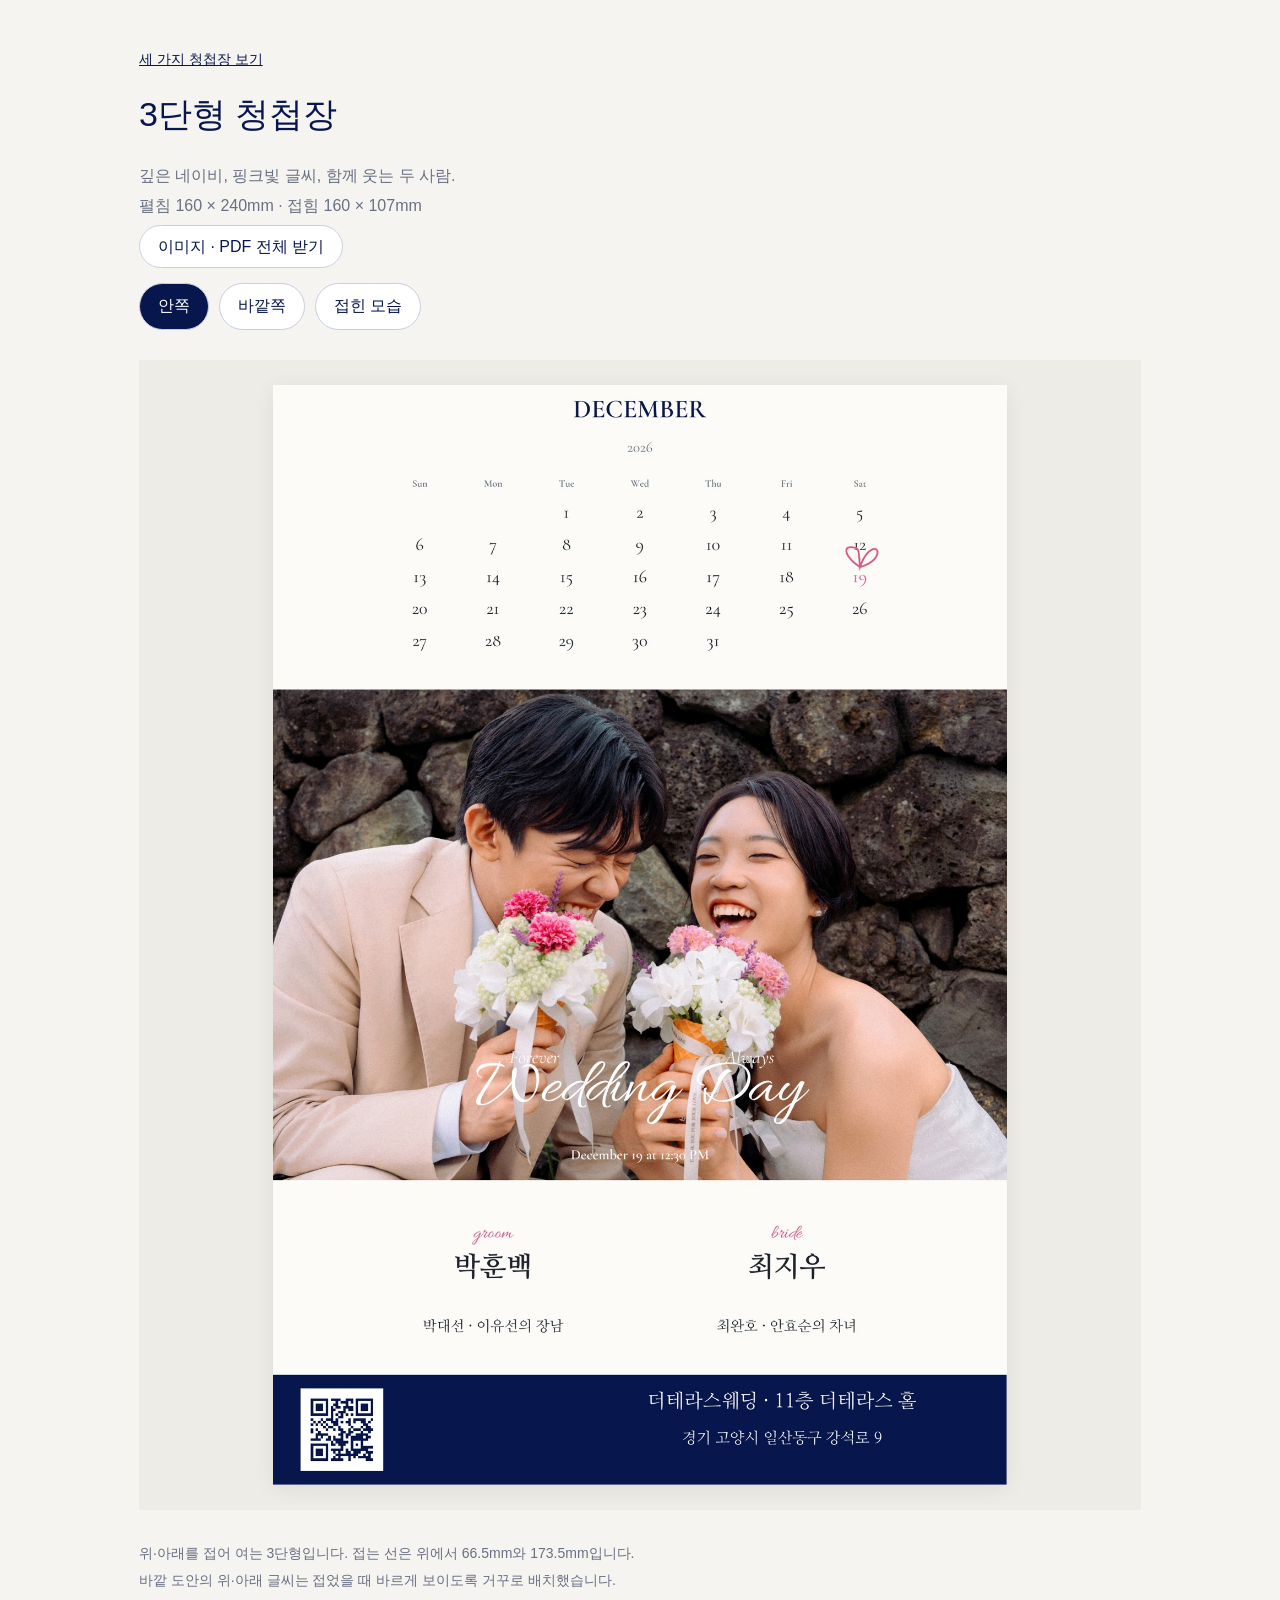
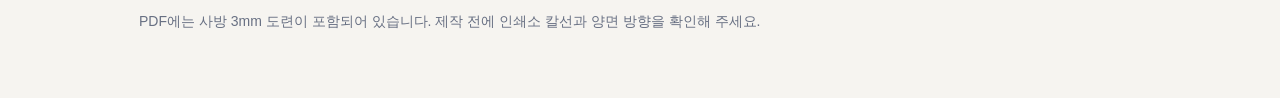
<file: trifold/index.html>
<!doctype html><html lang="ko"><meta charset="utf-8"><meta name="viewport" content="width=device-width,initial-scale=1"><meta name="robots" content="noindex,nofollow"><title>훈백 · 지우 | 3단형 청첩장</title><style>
*{box-sizing:border-box}body{margin:0;background:#f6f4f0;color:#07164c;font-family:-apple-system,BlinkMacSystemFont,"Apple SD Gothic Neo",sans-serif}main{max-width:1050px;margin:auto;padding:50px 24px}h1{font-size:34px;font-weight:500}p{line-height:1.9;color:#687083}.actions{display:flex;gap:10px;flex-wrap:wrap;margin:25px 0}a,button{color:inherit}button,.download{padding:12px 18px;border:1px solid #c8cede;background:white;border-radius:25px;font:inherit;cursor:pointer;text-decoration:none}button[aria-pressed=true]{background:#07164c;color:white}figure{margin:30px 0;padding:25px;background:#eeece7}figure img{max-width:100%;max-height:1100px;display:block;margin:auto;box-shadow:0 4px 20px #0001}.notes{margin-top:30px;font-size:14px}.back{font-size:14px}@media(max-width:500px){main{padding:30px 18px}h1{font-size:28px}figure{padding:10px}}
</style><main><a class="back" href="/designs/">세 가지 청첩장 보기</a><h1>3단형 청첩장</h1><p>깊은 네이비, 핑크빛 글씨, 함께 웃는 두 사람.<br>펼침 160 × 240mm · 접힘 160 × 107mm</p><a class="download" href="trifold-invitation.zip" download>이미지 · PDF 전체 받기</a><nav class="actions" aria-label="도안 보기"><button aria-pressed="true" onclick="show('inside','안쪽 펼침 도안',this)">안쪽</button><button aria-pressed="false" onclick="show('outside','바깥쪽 펼침 도안',this)">바깥쪽</button><button aria-pressed="false" onclick="show('folded-preview','접힌 모습과 접지 구조',this)">접힌 모습</button></nav><figure><img id="drawing" src="inside.jpg" alt="안쪽 펼침 도안"></figure><div class="notes"><p>위·아래를 접어 여는 3단형입니다. 접는 선은 위에서 66.5mm와 173.5mm입니다.<br>바깥 도안의 위·아래 글씨는 접었을 때 바르게 보이도록 거꾸로 배치했습니다.</p><p>PDF에는 사방 3mm 도련이 포함되어 있습니다. 제작 전에 인쇄소 칼선과 양면 방향을 확인해 주세요.</p></div></main><script>function show(file,alt,button){const im=document.getElementById('drawing');im.src=file+'.jpg';im.alt=alt;document.querySelectorAll('nav button').forEach(b=>b.setAttribute('aria-pressed',String(b===button)))}</script></html>
</file>
<file: invitation-fonts.css>
/* Locally bundled Google Fonts; licenses in assets/fonts/. */
@font-face {
  font-family: 'Allura';
  font-style: normal;
  font-weight: 400;
  font-display: swap;
  src: url(assets/fonts/b7558fa01d2f7f16.ttf) format('truetype');
}
@font-face {
  font-family: 'Cormorant Garamond';
  font-style: italic;
  font-weight: 400;
  font-display: swap;
  src: url(assets/fonts/374c6c52ce838c05.ttf) format('truetype');
}
@font-face {
  font-family: 'Cormorant Garamond';
  font-style: normal;
  font-weight: 400;
  font-display: swap;
  src: url(assets/fonts/bb8f3c3b0ca40380.ttf) format('truetype');
}
@font-face {
  font-family: 'Cormorant Garamond';
  font-style: normal;
  font-weight: 500;
  font-display: swap;
  src: url(assets/fonts/75407d22188550d6.ttf) format('truetype');
}
@font-face {
  font-family: 'Cormorant Garamond';
  font-style: normal;
  font-weight: 600;
  font-display: swap;
  src: url(assets/fonts/705776b6237d1fd4.ttf) format('truetype');
}
@font-face {
  font-family: 'Gowun Batang';
  font-style: normal;
  font-weight: 400;
  font-display: swap;
  src: url(assets/fonts/a078ae0a9db706cf.ttf) format('truetype');
}
@font-face {
  font-family: 'Gowun Batang';
  font-style: normal;
  font-weight: 700;
  font-display: swap;
  src: url(assets/fonts/d93743c987838c6d.ttf) format('truetype');
}
@font-face {
  font-family: 'Gowun Dodum';
  font-style: normal;
  font-weight: 400;
  font-display: swap;
  src: url(assets/fonts/591fb46e7abb537c.ttf) format('truetype');
}
@font-face {
  font-family: 'Montserrat';
  font-style: normal;
  font-weight: 400;
  font-display: swap;
  src: url(assets/fonts/96cf68ad83894061.ttf) format('truetype');
}
@font-face {
  font-family: 'Montserrat';
  font-style: normal;
  font-weight: 500;
  font-display: swap;
  src: url(assets/fonts/efae703531c89eeb.ttf) format('truetype');
}
@font-face {
  font-family: 'Montserrat';
  font-style: normal;
  font-weight: 600;
  font-display: swap;
  src: url(assets/fonts/bcc2c8b38b3be4ef.ttf) format('truetype');
}

@font-face { font-family: 'Crimson Pro'; font-style: normal; font-weight: 400; font-display: swap; src: url('assets/fonts/crimson-pro-400.ttf') format('truetype'); }
@font-face { font-family: 'Crimson Pro'; font-style: normal; font-weight: 500; font-display: swap; src: url('assets/fonts/crimson-pro-500.ttf') format('truetype'); }
</file>
<file: styles.css>
:root{--paper:#fcfaf7;--ink:#3d393c;--muted:#8a8288;--accent:#776087;--accent-dark:#654d76;--line:#e9e2e8;--pink:#f7eeee;--pale:#f4f0f5;--body-font:'Gowun Dodum','Apple SD Gothic Neo','NanumGothic',sans-serif;--message-font:'Gowun Batang','NanumMyeongjo',serif;--heading-font:'Montserrat',Arial,sans-serif;--display-font:'Cormorant Garamond',Georgia,serif;--script-font:'Allura',cursive;--duration:380ms;--ease:cubic-bezier(.2,.55,.35,1)}
*{box-sizing:border-box}html{scroll-behavior:smooth;-webkit-text-size-adjust:100%;background:#eeeae7}body{margin:0;color:var(--ink);font-family:var(--body-font);font-weight:400;font-size:15px;line-height:1.85;font-synthesis:none}button,input,textarea,select{font:inherit;color:inherit}button,a,input,textarea,select{-webkit-tap-highlight-color:transparent}a{color:inherit;text-decoration:none}button{cursor:pointer}button:disabled{cursor:wait;opacity:.6}button{border:0;background:none}button:focus-visible,a:focus-visible,summary:focus-visible{outline:2px solid var(--accent);outline-offset:4px}input:focus-visible,textarea:focus-visible,select:focus-visible{outline:2px solid var(--accent);outline-offset:1px}h1,h2,h3,p,figure{margin:0}h1,h2,h3,strong{font-weight:400}img,video{max-width:100%;display:block}img{height:auto}svg{vertical-align:middle}[hidden]{display:none!important}.invitation{width:100%;max-width:430px;margin:0 auto;background:var(--paper);overflow:clip}.section{padding:72px 31px;text-align:center}.eyebrow{font-family:var(--heading-font);font-size:10px;font-weight:400;letter-spacing:2.3px;line-height:1.6;color:var(--accent);margin:0 0 17px}.section h2{font-size:23px;line-height:1.55;letter-spacing:-.45px}.section-description{font-size:14px;line-height:1.95;color:var(--muted);margin:24px 0 33px}.muted{color:var(--muted)}.cover-masthead{height:60px;display:flex;align-items:center;justify-content:space-between;padding:0 23px;color:#807486;font:9px/1.4 var(--heading-font);letter-spacing:1.4px}.intro-film{position:relative;background:#dce5e4;aspect-ratio:9/16}.intro-film video{width:100%;height:100%;object-fit:contain}.film-controls{position:absolute;bottom:12px;right:12px;display:flex;gap:6px}.film-button{background:rgba(20,26,30,.42);border:1px solid rgba(255,255,255,.22);color:white;font-size:10px;border-radius:20px;padding:6px 11px;min-height:34px;line-height:1.5}.cover-details{padding:39px 24px 42px;text-align:center}.cover-details .eyebrow{font-size:9px;letter-spacing:2px;margin-bottom:18px}.cover h1{font-size:28px;letter-spacing:1px;line-height:1.6}.name-divider{font-family:var(--message-font);font-size:19px;color:var(--accent);margin:0 12px}.cover-date{margin-top:24px;font-size:15px;line-height:1.9}.cover-venue{font-size:13px;color:#807880;margin-top:10px}.down-link{display:inline-flex;gap:12px;align-items:center;margin-top:27px;font-size:11px;color:var(--muted)}.down-link span{font:17px/1 Arial}.letter{padding-top:75px;padding-bottom:74px;border-top:1px solid var(--line)}.letter-copy{margin:33px 0 36px;line-height:2.15;font-size:16px}.letter-copy p+p{margin-top:26px}.family-lines{font-size:15px;line-height:2.55;letter-spacing:-.25px}.family-lines span{padding:0 4px;color:var(--muted)}.family-lines small{font-size:12px;color:var(--muted);margin-left:5px}.family-lines strong{margin-left:13px;font-size:17px}.family-lines+button{margin-top:24px}.interlude{margin:0 31px;position:relative}.interlude img{width:100%;aspect-ratio:1125/2000;object-fit:contain}.interlude figcaption{font-family:var(--message-font);font-size:13px;font-style:normal;text-align:center;padding-top:16px;color:var(--muted)}.ceremony{padding-top:79px;padding-bottom:72px}.ceremony-date{font-size:21px;margin-top:27px;letter-spacing:1px}.ceremony-date span{font-size:13px;letter-spacing:0;margin-left:5px}.ceremony .muted{font-size:13px;margin-top:3px}.calendar{margin:28px 9px 20px;border-top:1px solid var(--line);border-bottom:1px solid var(--line);padding:16px 0;display:grid;grid-template-columns:repeat(7,minmax(0,1fr));gap:1px}.calendar span{min-height:35px;display:flex;justify-content:center;align-items:center;position:relative;font-size:13px;line-height:1}.calendar .weekday{font-size:10px;color:var(--muted);height:29px}.calendar .sunday{color:#c58686}.calendar .wedding-day{background:var(--accent);color:white;border-radius:50%;width:31px;min-height:31px;place-self:center}.countdown-copy{font-size:13px;color:var(--muted);margin:23px 0}.countdown-copy strong{color:var(--accent);padding:0 3px}.outline-button,.solid-button{min-height:46px;border-radius:4px;padding:11px 19px;display:inline-flex;align-items:center;justify-content:center;gap:16px;font-size:13px;line-height:1.6;transition:background-color 140ms}.outline-button{border:1px solid #ded5e0;background:transparent;color:var(--accent-dark)}.solid-button{background:var(--accent);color:white;border:1px solid var(--accent)}.solid-button:hover{background:var(--accent-dark)}.outline-button:hover{background:var(--pale)}.calendar-button{margin-top:1px}.location{background:var(--pale);padding-top:64px;padding-bottom:51px}.venue-heading{margin-top:32px}.venue-heading h3{font-size:20px}.venue-heading>p{font-size:14px}.venue-heading .address{margin-top:18px;font-size:12px;color:#847988}.text-button{font-size:11px;color:var(--accent);border-bottom:1px solid #bbaeC1;padding:4px 1px;min-height:29px;line-height:1.5}.venue-heading .text-button{margin-top:8px}.station-card{border:1px solid #e2dae6;background:rgba(255,255,255,.65);padding:22px 19px;display:flex;align-items:center;gap:12px;text-align:left;margin:27px 0 12px;border-radius:4px}.station-badge{border-radius:50%;width:26px;height:26px;line-height:26px;text-align:center;background:#b77d5f;color:white;font:600 13px/26px Arial}.station-card strong{font-size:14px}.station-card p{font-size:11px;color:var(--muted);margin-top:1px}.station-arrow{font:22px Arial;margin-left:auto;color:var(--accent)}.map-actions{display:grid;grid-template-columns:1fr 1fr;gap:9px}.map-actions a{border:1px solid #e2dae6;border-radius:4px;padding:12px 9px;font-size:12px;display:flex;justify-content:space-between;align-items:center;background:rgba(255,255,255,.35)}.travel-details{border-top:1px solid #e2dae6;margin-top:29px;padding-top:24px;text-align:left}.travel-details h3{font-size:13px;margin-bottom:8px}.travel-details p{font-size:12px;line-height:1.9;color:var(--muted)}.gallery{padding-left:17px;padding-right:17px;padding-bottom:68px}.gallery .section-description{font-size:13px;margin-bottom:33px}.gallery-grid{display:grid;grid-template-columns:1fr 1fr;gap:8px;align-items:start}.gallery-grid figure{position:relative;margin:0;background:transparent}.gallery-grid figure.landscape{grid-column:1/-1}.gallery-grid img{width:100%;height:auto;object-fit:contain;border-radius:1px}.gallery-grid .group-label{grid-column:1/-1;text-align:left;font-size:12px;margin:22px 0 4px;color:var(--accent);letter-spacing:.15px}.gallery-grid .group-label:first-child{margin-top:0}.more-button{margin-top:24px;min-width:166px}.photo-counter{font-size:10px;font-family:Arial,sans-serif;color:var(--muted);margin-top:12px;letter-spacing:1px}.protected-media{touch-action:pan-y;-webkit-user-select:none;user-select:none;-webkit-touch-callout:none}.protected-media img,.protected-media video{touch-action:pan-y;user-select:none;-webkit-user-drag:none;-webkit-touch-callout:none;cursor:default}.guestbook{background:#f8f4f6;padding:66px 27px}.guestbook h2{font-size:22px}.guestbook .section-description{margin-top:16px;margin-bottom:30px;font-size:13px}.guestbook-list{display:grid;gap:15px}.guest-card{background:var(--pink);border-radius:45px 45px 6px 6px;padding:30px 23px 22px;box-shadow:0 2px 8px #5d405b08;position:relative;min-height:176px;border:1px solid #edE2E7}.flower{display:block;text-align:center;color:#8c729d;font:33px/1.2 Georgia,serif;margin:0 auto 17px}.guest-card .guest-message{font-family:var(--message-font);font-size:15px;line-height:1.95;text-align:center;white-space:pre-wrap;overflow-wrap:anywhere;word-break:normal}.guest-card .guest-author{font-family:var(--body-font);text-align:right;font-size:12px;color:#8c7d8a;margin-top:22px;word-break:break-word}.guest-card .guest-date{display:block;font-family:Arial,sans-serif;font-size:9px;letter-spacing:.6px;color:#ac9ca5;margin-top:2px}.guest-delete{position:absolute;right:15px;top:15px;min-height:30px;min-width:30px;line-height:30px;color:#9c8e99;font:20px/30px Arial}.empty-card{padding:30px 22px;color:#978993;font-size:13px}.empty-card p{line-height:2}.guestbook-actions{display:flex;gap:10px;margin-top:24px;justify-content:center}.guestbook-actions .solid-button{flex:1}.connection-status{font-size:11px;line-height:1.8;color:#9a8897;margin:14px 0 0;overflow-wrap:anywhere}.account{padding-top:67px;padding-bottom:55px}.account-list{display:grid;gap:10px}.account-list details{border:1px solid var(--line);border-radius:4px;text-align:left}.account-list summary{font-size:13px;padding:14px 17px;list-style:none;cursor:pointer}.account-list summary:after{content:'＋';float:right;color:var(--muted)}.account-list details[open] summary:after{content:'−'}.account-list summary::-webkit-details-marker{display:none}.account-body{border-top:1px solid var(--line);padding:17px;color:var(--muted);font-size:12px}.account-row+.account-row{margin-top:14px}.account-row .text-button{margin-top:9px}.rsvp{padding:12px 27px 67px}.rsvp-card{background:var(--pale);border:1px solid var(--line);border-radius:5px;padding:30px 19px 24px}.rsvp h2{font-size:21px}.rsvp-card>p:not(.eyebrow){font-size:13px;color:var(--muted);margin-top:15px;line-height:1.9}.rsvp-card .solid-button{width:100%;margin-top:24px}.rsvp-card .optional-note{font-size:10px!important;margin-top:13px!important}.closing-photo img{width:100%;height:auto;object-fit:contain}.ending{text-align:center;padding:43px 22px 44px}.ending>.eyebrow{font-size:8px;letter-spacing:1.8px;margin-bottom:19px}.ending>p:not(.eyebrow){font-size:13px}.ending .ending-names{font-size:21px!important;margin:15px 0 21px;letter-spacing:3px}.ending-names span{color:var(--accent);font-size:13px;padding:0 5px}.local-status{color:#aaa;font-size:10px!important;margin-top:18px}.skip-link{position:fixed;top:-70px;left:16px;background:var(--accent);color:white;padding:10px 16px;z-index:100}.skip-link:focus{top:12px}.reveal.is-pending{opacity:0;transform:translateY(8px)}.reveal{transition:opacity var(--duration) var(--ease),transform var(--duration) var(--ease)}.reveal.is-visible{opacity:1;transform:none}
/* User-initiated dialogs only. No RSVP popup timer or entry animation. */
.form-dialog{padding:0;border:0;border-radius:12px;width:calc(100% - 34px);max-width:390px;max-height:86dvh;background:var(--paper);color:var(--ink);box-shadow:0 20px 80px #23152e30;overflow:auto;overscroll-behavior:contain}.form-dialog::backdrop{background:rgba(32,24,37,.35)}.form-dialog[open]{animation:dialog-in 160ms ease-out}.dialog-header{position:sticky;top:0;z-index:2;display:flex;align-items:center;justify-content:space-between;padding:18px 21px;background:var(--accent);color:white}.dialog-header h2{font-size:17px;font-weight:400;line-height:1.5}.dialog-close{color:white;font:26px/28px Arial;min-width:36px;min-height:36px;margin:-5px -7px -5px 8px}.dialog-body{padding:23px}.dialog-body label,.dialog-body legend{display:block;font-size:13px;line-height:1.5;margin-bottom:9px}.dialog-body label>span[aria-hidden]{color:#b46f88}.form-intro{color:var(--muted);font-size:12px;line-height:1.8;margin-bottom:24px}.dialog-body input:not([type=checkbox],[type=radio]),.dialog-body textarea,.dialog-body select{width:100%;border:1px solid #e3dce4;border-radius:4px;background:#fffefc;box-shadow:none;padding:11px 12px;font-size:16px;line-height:1.6;min-height:47px}.dialog-body textarea{resize:vertical;min-height:90px}.dialog-body input::placeholder,.dialog-body textarea::placeholder{font-size:12px;color:#b3aab2}.dialog-body input[aria-invalid=true],.dialog-body textarea[aria-invalid=true]{border-color:#b85772}.field-error{font-size:11px;color:#b85772;line-height:1.6;margin:5px 0 15px;min-height:0}.field-error:empty{margin-top:0}.field-counter{text-align:right;font:10px/1.4 Arial;color:var(--muted);margin-top:6px}.privacy-note{font-size:11px;color:var(--muted);line-height:1.8;margin-top:17px}.submit-button{width:100%;margin-top:17px}.form-status{margin-top:14px;font-size:12px;line-height:1.8;color:#a75270;overflow-wrap:anywhere}.form-status.success{color:#577767}.honeypot{position:absolute;left:-9999px;height:0;overflow:hidden}.dialog-body fieldset{border:0;padding:0;margin:0 0 21px}.segmented{display:flex;gap:7px}.segmented label{flex:1;position:relative;margin:0}.segmented input{position:absolute;inset:0;opacity:0;cursor:pointer}.segmented span{display:block;border:1px solid #e0d8e2;border-radius:4px;text-align:center;padding:12px 3px;font-size:12px}.segmented input:checked+span{border-color:var(--accent);background:#eee7f2;color:var(--accent-dark)}.segmented input:focus-visible+span{outline:2px solid var(--accent);outline-offset:2px}#rsvp-count{margin-bottom:20px}.dialog-body .consent{display:flex;align-items:flex-start;gap:9px;margin-top:22px;font-size:11px;color:var(--muted);line-height:1.8}.consent input{margin:3px 0 0;width:17px;height:17px;flex-shrink:0;accent-color:var(--accent)}.dialog-body small{color:var(--muted);font-size:11px}.toast{position:fixed;z-index:20;left:50%;bottom:calc(23px + env(safe-area-inset-bottom));transform:translateX(-50%);border-radius:7px;padding:12px 20px;background:#514256f2;color:white;font-size:12px;max-width:90vw;text-align:center;box-shadow:0 4px 20px #0001}.contact-row{display:flex;align-items:center;justify-content:space-between;font-size:13px;padding:10px 0}.contact-row+.contact-row{border-top:1px solid var(--line)}.contact-row small{display:block;color:var(--muted)}.contact-row a{border:1px solid var(--line);border-radius:4px;font-size:12px;padding:6px 10px}@keyframes dialog-in{from{opacity:0;transform:translateY(5px)}to{opacity:1;transform:none}}@media(min-width:431px){.invitation{box-shadow:0 0 65px #6456660a}}@media(max-width:350px){.section{padding-left:24px;padding-right:24px}.cover h1{font-size:25px}.family-lines{font-size:13px}.family-lines strong{font-size:15px;margin-left:9px}.guestbook h2{font-size:20px}.cover-masthead{padding:0 17px;font-size:8px}.dialog-body{padding:20px}}@media(prefers-reduced-motion:reduce){html{scroll-behavior:auto}.reveal,.reveal.is-pending{opacity:1;transform:none;transition:none}.form-dialog[open]{animation:none}button,a{transition:none}}@media print{.film-controls,.outline-button,.solid-button,.text-button,.down-link,.toast,.local-status{display:none!important}.invitation{max-width:430px}.reveal,.reveal.is-pending{opacity:1;transform:none}.section{break-inside:avoid}}

/* Final selected font palette. Korean text stays regular; Latin hierarchy is separate. */
.eyebrow{font-weight:500;font-size:10px;letter-spacing:2.1px}
.cover-masthead{font-weight:500;letter-spacing:1.2px}
.cover h1{font-family:var(--message-font);font-size:29px;letter-spacing:.6px}
.section h2{font-family:var(--body-font);font-size:23px;letter-spacing:-.3px}
.ceremony-date{font-family:var(--display-font);font-size:29px;letter-spacing:.8px;line-height:1.65}
.ceremony-date span{font-family:var(--body-font);font-size:13px}
.calendar .weekday{font-family:var(--body-font)}
.calendar .calendar-day{font-family:var(--display-font);font-size:16px}
.interlude figcaption{font-family:var(--display-font);font-style:italic;font-size:18px}
.ending .closing-script{font:32px/1.4 var(--script-font);color:var(--accent);margin:24px 0 18px}
.ending .ending-names{font-family:var(--message-font)}
.guest-card .guest-message{font-family:var(--message-font);font-size:15px;line-height:1.95}
.guest-card .flower svg{display:block;width:28px;height:28px;margin:auto}
@media(prefers-reduced-motion:reduce){html{scroll-behavior:auto}}

/* The real film fades into the couple photograph without a black flash.
   Media entry and gate exit are separate transitions, with no fill-mode clash. */
html{scrollbar-gutter:stable}
body.intro-active{overflow:hidden}
.intro-gate{position:fixed;inset:0;z-index:1000;display:grid;place-items:center;background:#eeeae7;opacity:1;transition:opacity 1500ms cubic-bezier(.4,0,.2,1);touch-action:none}
.intro-stage{position:relative;width:100%;max-width:430px;height:100%;overflow:hidden;background:linear-gradient(#e8f0f3,#f1f3ed)}
.intro-gate video{width:100%;height:100%;object-fit:contain;opacity:0;transition:opacity 1500ms cubic-bezier(.2,.5,.3,1)}
.intro-gate.is-ready video{opacity:1}
.intro-gate.is-leaving{opacity:0;pointer-events:none}
.intro-skip,.intro-retry{position:absolute;z-index:1;bottom:max(22px,env(safe-area-inset-bottom));padding:9px 15px;min-height:44px;border:1px solid #ffffff80;border-radius:999px;background:#314344a8;color:#fff;font-size:11px;line-height:1.5;backdrop-filter:blur(8px)}
.intro-skip{right:18px;display:flex;gap:10px;align-items:center}
.intro-retry{left:18px}
.cover-hero{position:relative;margin:0;overflow:hidden;background:#e9e3e2}
.cover-hero img{width:100%;aspect-ratio:2/3;object-fit:cover}
.intro-active .cover-hero img{transform:scale(1.025)}
.intro-complete .cover-hero img{animation:cover-settle 2400ms cubic-bezier(.2,.55,.35,1) both}
.hero-script{position:absolute;right:22px;bottom:21px;color:#fff;text-shadow:0 1px 10px #0008;font:34px/1.1 var(--script-font);letter-spacing:.02em}
.intro-complete .hero-script{animation:hero-script-in 1100ms 800ms var(--ease) both}
@keyframes cover-settle{from{transform:scale(1.025)}to{transform:scale(1)}}
@keyframes hero-script-in{from{opacity:0;transform:translateY(8px)}to{opacity:1;transform:none}}
@media(prefers-reduced-motion:reduce){.intro-complete .hero-script,.intro-complete .cover-hero img{animation:none}.intro-active .cover-hero img{transform:none}}

/* Photos open on request, then remain a fixed-size image: no in-dialog pinch or double-tap zoom. */
.gallery-photo{display:block;width:100%;padding:0;overflow:hidden;border-radius:1px;animation:photo-in 380ms var(--ease) both}.gallery-photo img{width:100%;height:auto}.photo-dialog{margin:auto;padding:0;border:0;background:transparent;width:min(94vw,520px);max-width:94vw;max-height:92dvh;overflow:visible}.photo-dialog::backdrop{background:rgba(20,16,24,.78)}.photo-dialog-frame{position:relative}.photo-dialog figure{margin:0;touch-action:none}.photo-dialog img{display:block;max-width:100%;max-height:min(84dvh,calc(100dvh - 120px));width:auto;height:auto;margin:0 auto;object-fit:contain;user-select:none;-webkit-user-drag:none}.photo-dialog figcaption{padding:11px 42px 0;color:#fff;text-align:center;font-size:12px;letter-spacing:.04em}.photo-dialog-close{position:absolute;z-index:1;right:0;top:-42px;width:36px;height:36px;color:#fff;font:30px/32px Arial}.photo-dialog[open]{animation:dialog-in 160ms ease-out}@keyframes photo-in{from{opacity:0;transform:translateY(8px)}to{opacity:1;transform:none}}@media(prefers-reduced-motion:reduce){.gallery-photo{animation:none}}
.sr-only{position:absolute;width:1px;height:1px;padding:0;margin:-1px;overflow:hidden;clip:rect(0,0,0,0);white-space:nowrap;border:0}

/* Editorial gallery rhythm: one generous lead image per story, then easy-to-scan paired images. */
.gallery-guide{margin:-14px 0 22px;color:var(--muted);font-size:11px}.gallery-grid{gap:12px}.gallery-grid figure.featured{grid-column:1/-1}.gallery-grid figure.featured .gallery-photo{background:#ede8ea}.gallery-grid figure.featured img{aspect-ratio:4/5;object-fit:cover}.gallery-grid figure:not(.featured) .gallery-photo{background:#ede8ea;box-shadow:0 3px 14px #432c4a0a}.gallery-grid .group-label{margin-top:31px;margin-bottom:0;font:18px/1.4 var(--message-font);color:var(--ink);letter-spacing:0}.gallery-grid .group-label:after{content:' ';display:inline-block;width:28px;margin:0 0 4px 10px;border-top:1px solid var(--accent)}

/* A compact live wedding clock, inspired by the reference's clear day/hour/minute/second rhythm. */
.countdown-clock{display:flex;align-items:flex-start;justify-content:center;gap:8px;margin:27px auto 22px;min-height:72px;color:var(--accent-dark);font-family:var(--heading-font)}.clock-unit{min-width:44px;display:grid;gap:3px}.clock-unit small{font-size:7px;letter-spacing:.11em;color:var(--muted)}.clock-unit strong{font:500 22px/1 var(--display-font);letter-spacing:.03em}.clock-separator{padding-top:19px;color:#bcaebb;font:15px/1 Arial}.countdown-message{position:absolute;margin-top:58px;width:min(100%,280px);color:var(--muted);font:11px/1.7 var(--body-font)}@media(max-width:350px){.countdown-clock{gap:5px}.clock-unit{min-width:39px}.clock-unit strong{font-size:20px}}
/* Garden edition: warm stationery, real photos and botanical accents. */
:root{--paper:#fcfaf5;--ink:#40383d;--muted:#80747a;--accent:#816577;--accent-dark:#664a60;--line:#e5dcd9;--pink:#f5e9e8;--pale:#f0eee6;--duration:850ms;--ease:cubic-bezier(.2,.65,.25,1)}
html{background:#eae7e1;scroll-padding-top:74px}body{background:radial-gradient(ellipse at 15% 15%,#dce2d84d,transparent 50%),#eae7e1}.invitation{box-shadow:0 0 80px #50414d0b}.section{padding:78px 30px;position:relative;scroll-margin-top:14px}.section h2{font-family:var(--message-font);font-size:27px;line-height:1.6;letter-spacing:-.8px}.eyebrow{font-size:9px;letter-spacing:2.5px;margin-bottom:15px;color:var(--accent-dark)}.section-description{color:var(--muted);font-size:13px;line-height:2.1;margin:23px 0 31px}
.decoration-defs{position:absolute;width:0;height:0;overflow:hidden;pointer-events:none}.garden-sprig{display:block;width:100px;height:42px;margin:0 auto 24px;color:#919879}
.cover{padding-top:8px}.cover-masthead{height:53px;padding:0 27px;font-size:8px;color:var(--accent-dark);letter-spacing:1.2px}.cover-title{font:49px/1.15 var(--script-font);color:var(--accent-dark);text-align:center;margin:9px 14px 23px}.cover-hero{margin:0 23px;border-radius:180px 180px 4px 4px;border:7px solid #fffcf8;box-shadow:0 5px 25px #6753520c}.cover-hero img{aspect-ratio:2/3;object-position:50% 50%}.hero-script{right:0;left:0;bottom:28px;text-align:center;font-size:37px;text-shadow:0 1px 12px #171013a6}.cover-details{padding:32px 20px 29px}.cover-details .eyebrow{font-size:8px;letter-spacing:2px;margin-bottom:13px}.cover h1{font-size:27px;letter-spacing:1px}.name-divider{font:italic 23px var(--display-font);margin:0 12px;color:var(--accent)}.cover-date{font-size:14px;margin-top:21px;line-height:2}.cover-venue{font-size:12px;margin-top:7px;color:var(--muted)}.down-link{margin-top:19px;min-height:40px;font-size:11px}
.quick-nav{position:sticky;top:0;z-index:8;display:flex;justify-content:space-around;align-items:stretch;border-top:1px solid var(--line);border-bottom:1px solid var(--line);background:#fcfaf5f5;backdrop-filter:blur(12px);padding:0 9px;min-height:51px}.quick-nav a{display:flex;align-items:center;justify-content:center;padding:13px 4px;font-size:10px;line-height:1.6;white-space:nowrap;color:#766c72;border-bottom:2px solid transparent}.quick-nav a[aria-current]{color:var(--accent-dark);border-bottom-color:var(--accent);font-weight:600}
.letter{border:0;padding-top:68px;padding-bottom:64px}.letter-copy{font-size:15px;line-height:2.3;margin:31px 0 35px}.family-lines{font-size:14px;line-height:2.8}.family-lines strong{font-size:17px}.family-lines small{font-size:11px}.interlude{margin:0 30px;padding:9px 9px 0;background:#fffcf8;box-shadow:0 4px 24px #5c48500c;border:1px solid #eee7de}.interlude img{aspect-ratio:4/5;object-fit:cover;object-position:center}.interlude figcaption{padding:19px 0 20px;font:italic 20px/1.5 var(--display-font);color:var(--accent)}
.ceremony{padding-top:68px}.ceremony-date{font-size:31px;line-height:1.7;color:var(--accent-dark);letter-spacing:1.5px}.calendar{padding:22px 0;margin-top:27px;border-color:#ddd5d0;gap:4px 0}.calendar span{font-family:var(--heading-font);font-size:12px;min-height:34px}.calendar .wedding-day{width:33px;min-height:33px;box-shadow:0 0 0 4px #ede2e8}.calendar .weekday{font-size:10px;font-family:var(--body-font)}.countdown-clock{margin-top:30px;gap:11px}.clock-unit strong{font-size:26px;font-weight:400}.clock-unit small{font-size:7px}.countdown-message{margin-top:65px}.calendar-button{margin-top:17px;font-size:12px}
.outline-button,.solid-button{border-radius:7px;min-height:48px;font-size:12px}.solid-button{background:var(--accent-dark);border-color:var(--accent-dark);box-shadow:0 4px 11px #65475d0c}.outline-button{border-color:#d4c8ce;color:var(--accent-dark);background:#fffaf666}
.location{background:#eff0e8;border-top:1px solid #e5e5db;border-bottom:1px solid #e5e5db;padding-top:66px;padding-bottom:51px}.venue-heading h3{font-family:var(--message-font);font-size:23px}.station-card{background:#fcfaf5c9;border-color:#dedfd4;border-radius:9px;padding:21px 18px}.station-card strong{font-size:14px}.station-badge{background:#9c8362}.map-actions a{border-color:#dcded1;background:#fcfaf599;border-radius:7px;min-height:49px}.travel-details{border-color:#dcdfd2;margin-top:26px}.travel-details h3{color:var(--ink)}
.gallery{padding-left:21px;padding-right:21px;padding-bottom:70px}.gallery .section-description{font-size:12px;line-height:2.1}.gallery-grid{gap:13px}.gallery-grid .group-label{font:17px/1.5 var(--message-font);margin:29px 0 1px;color:var(--accent-dark)}.gallery-grid figure.featured .gallery-photo{border-radius:120px 120px 3px 3px}.gallery-grid figure.featured img{aspect-ratio:4/5;object-position:center}.gallery-grid figure:not(.featured) .gallery-photo{border-radius:3px}.gallery-photo{animation:none;box-shadow:none}.gallery-photo img{transition:transform 1200ms var(--ease)}.gallery-guide{font-size:11px;color:var(--muted)}@media(hover:hover){.gallery-photo:hover img{transform:scale(1.025)}}
.guestbook{background:#f4edea;padding:64px 28px}.guestbook .garden-sprig{margin-bottom:17px}.guestbook .section-description{font-size:13px;margin:19px 0 24px}.guestbook-write{width:100%;margin:0 0 25px}.guestbook-list{gap:17px}.guest-card{background:#fffcf8;border:1px solid #e5d9d8;border-radius:6px;padding:25px 23px 21px;min-height:155px;box-shadow:0 4px 18px #62434f06}.guest-card .flower{margin-bottom:17px}.guest-card .flower svg{width:23px;height:23px;opacity:.8}.guest-card .guest-message{font-size:14px;line-height:2.05}.guest-card .guest-author{font-size:11px;margin-top:20px;color:var(--accent-dark)}.guest-card .guest-date{color:var(--muted)}.empty-card{padding:30px 20px;font-size:12px;min-height:144px;color:var(--muted)}.guestbook-actions{margin-top:18px;flex-wrap:wrap}.guestbook-actions:not(:has(button:not([hidden]))){margin-top:0}.connection-status:empty{display:none}
.guest-photos{background:#efeee5;border-top:1px solid #e3e1d5;border-bottom:1px solid #e3e1d5;padding-top:69px;padding-bottom:54px}.guest-photos .section-description{font-size:13px;margin-bottom:17px}.album-art{height:232px;position:relative;max-width:310px;margin:10px auto 25px;isolation:isolate}.album-art figure{position:absolute;background:#fffdf9;padding:8px 8px 4px;width:145px;box-shadow:0 5px 20px #6559441c;top:14px;left:12px;transform:rotate(-9deg);border:1px solid #ebe4d7}.album-art figure+figure{left:auto;right:12px;top:45px;transform:rotate(9deg);z-index:1}.album-art img{width:100%;height:143px;object-fit:cover}.album-art figcaption{font:21px/1.7 var(--script-font);color:#8b767c}.album-heart{position:absolute;left:47%;top:5px;font:39px var(--display-font);color:var(--accent);z-index:2;transform:rotate(12deg)}.guest-upload-button{width:100%;min-height:51px;gap:19px}.upload-note{font-size:11px;line-height:1.9;color:#766d6b;margin-top:18px}.upload-help{margin-top:27px;border-top:1px solid #d8d8ca;border-bottom:1px solid #d8d8ca;text-align:left;font-size:12px}.upload-help summary{padding:16px 0;cursor:pointer;list-style:none;color:#5f6053}.upload-help summary:after{content:'＋';float:right}.upload-help[open] summary:after{content:'−'}.upload-help summary::-webkit-details-marker{display:none}.upload-help ol{margin:0 0 18px;padding-left:20px;color:var(--muted);line-height:1.9;font-size:11px}.upload-help li+li{margin-top:10px}.upload-help p{font-size:11px;color:var(--muted);line-height:1.9;margin-bottom:20px}
.account{padding-top:65px;padding-bottom:54px}.account-list{gap:15px}.account-list details{border-color:#e0d5d9;border-radius:8px;overflow:hidden}.account-list summary{background:#f2e9ed;padding:16px 19px;color:var(--accent-dark);font-size:12px}.account-body{padding:22px 19px;background:#fffdf8;text-align:center}.account-row+.account-row{margin-top:23px;padding-top:23px;border-top:1px solid var(--line)}.account-person{display:flex;align-items:baseline;justify-content:center;gap:9px;color:var(--ink)}.account-person small{font-size:11px;color:var(--muted)}.account-person strong{font-size:17px}.account-bank{font-size:12px;margin-top:13px}.account-number{font-family:var(--heading-font);font-size:16px;line-height:1.6;color:var(--ink);margin-top:3px;letter-spacing:.1px;user-select:text;overflow-wrap:anywhere}.account-actions{display:flex;flex-wrap:wrap;gap:8px;margin-top:18px}.account-copy,.account-pay{flex:1 1 130px;min-height:45px;padding:10px 8px;border-radius:5px;display:flex;align-items:center;justify-content:center;font-size:11px;line-height:1.5}.account-copy{background:#f2ebed;border:1px solid #e2d6dc;color:var(--accent-dark)}.account-copy:hover{background:#ebe4ef}.account-pay{background:#fee500;color:#302819}.account-guide{margin:22px 0 0;font-size:11px;line-height:1.9;color:var(--muted)}
.rsvp{padding:8px 27px 67px}.rsvp-card{background:#f0eee6;border-color:#e2ded1;border-radius:100px 100px 8px 8px;padding:42px 23px 29px}.rsvp-card h2{font-size:23px}.rsvp-card .eyebrow{margin-bottom:14px}.rsvp-card>p:not(.eyebrow){font-size:12px}.rsvp-card .solid-button{margin-top:22px}.closing-photo{padding:0 15px}.closing-photo img{border-radius:3px}.ending{padding:42px 24px 36px}.ending .closing-script{font-size:43px;color:var(--accent);margin-top:25px}.ending>.eyebrow{font-size:8px;letter-spacing:1.8px}.ending>p:not(.eyebrow){font-size:12px}.motion-toggle{display:block;margin:24px auto 0;padding:7px 9px;min-height:36px;font-size:10px;color:var(--muted);text-decoration:underline;text-underline-offset:4px}
.dialog-header{background:var(--accent-dark)}.form-dialog{border-radius:10px}.dialog-body input:not([type=checkbox],[type=radio]),.dialog-body textarea,.dialog-body select{border-color:#ded4d8;background:#fffdfa}.segmented input:checked+span{background:#f1e7ec}.form-status.success{padding:12px;background:#edf1e7;border-radius:5px;color:#526044}
/* Scroll-triggered entrances, including photos and guest cards appended later. */
html .reveal{transition:opacity 850ms var(--ease),transform 1000ms var(--ease);transition-delay:var(--reveal-delay,0ms)}html .reveal.is-pending{opacity:0;transform:translate3d(0,26px,0)}html .photo-reveal.is-pending{transform:translate3d(0,34px,0) scale(.975)}html .reveal.is-visible{opacity:1;transform:none}html[data-motion=reduce] .reveal{transition:opacity 180ms ease;transition-delay:0ms;transform:none}html[data-motion=reduce]{scroll-behavior:auto}html[data-motion=full]{scroll-behavior:smooth}html[data-motion=reduce] .gallery-photo img{transition:none}
@media(max-width:350px){.section{padding-left:24px;padding-right:24px}.cover-title{font-size:42px}.cover-hero{margin:0 19px}.cover h1{font-size:24px}.quick-nav{padding:0 4px}.quick-nav a{font-size:9px;padding:13px 3px}.gallery{padding-left:17px;padding-right:17px}.album-art figure{width:132px}.album-art img{height:133px}.album-art figure{left:5px}.album-art figure+figure{right:5px}.family-lines{font-size:12px}.family-lines strong{font-size:15px}.section h2{font-size:25px}}
@media print{.quick-nav,.motion-toggle,.guest-upload-button{display:none!important}html .reveal.is-pending{opacity:1;transform:none}}
.quick-nav a{font-size:11px}@media(max-width:350px){.quick-nav a{font-size:10px}}
</file>
<file: design.css>
@font-face {
  font-family: 'Caveat';
  font-style: normal;
  font-weight: 400 700;
  font-display: swap;
  src: url('assets/fonts/caveat-wght.ttf') format('truetype');
}

:root {
  --mobile-paper: #F1F0EE;
  --mobile-ink: #202C46;
  --mobile-lavender: #9BA0C1;
  --mobile-line: #D8D7DC;
  --mobile-white: #FFFFFF;
  --mobile-muted: #777C8E;
  --mobile-soft: #E8E7EA;
  --mobile-body: 'Gowun Dodum', 'Apple SD Gothic Neo', sans-serif;
  --mobile-display: 'Crimson Pro', Georgia, serif;
  --detail-paper: #FAFAFA;
  --detail-ink: #504C4C;
  --detail-accent: #BC7C8D;
  --mobile-hand: 'Caveat', 'Comic Sans MS', cursive;
  --mobile-ease: cubic-bezier(.2, .65, .25, 1);
}

* { box-sizing: border-box; }
html { background: var(--mobile-paper); scroll-behavior: smooth; scroll-padding-top: 58px; }
body {
  margin: 0;
  background: var(--mobile-paper);
  color: var(--mobile-ink);
  font: 400 15.5px/1.9 var(--mobile-body);
  -webkit-text-size-adjust: 100%;
  overflow-x: hidden;
}
body.intro-active { overflow: hidden; }
.intro-gate { background: #fff; transition-duration: 850ms; }
.intro-stage { background: #fff; }
.intro-gate video { background: #fff; transition-duration: 650ms; }
.intro-gate.is-leaving { transition-duration: 850ms; }
a { color: inherit; text-decoration: none; }
button, input, textarea, select { font: inherit; color: inherit; }
button { cursor: pointer; }
button:disabled { cursor: not-allowed; opacity: .55; }
button:focus-visible, a:focus-visible, input:focus-visible, textarea:focus-visible, select:focus-visible, summary:focus-visible { outline: 2px solid var(--mobile-lavender); outline-offset: 3px; }
img, video { display: block; max-width: 100%; }
h1, h2, h3, p, figure { margin: 0; }
h1, h2, h3, strong { font-weight: 400; }
[hidden] { display: none !important; }
.sr-only { position: absolute; width: 1px; height: 1px; padding: 0; margin: -1px; overflow: hidden; clip: rect(0,0,0,0); white-space: nowrap; border: 0; }
.protected-media { touch-action: pan-y; user-select: none; -webkit-user-select: none; -webkit-touch-callout: none; }
.protected-media img, .protected-media video { user-select: none; -webkit-user-drag: none; }

.invitation { width: 100%; max-width: 430px; margin: 0 auto; overflow: clip; background: var(--mobile-paper); box-shadow: none; }

.skip-link { position: fixed; top: -70px; left: 16px; z-index: 1100; padding: 10px 16px; background: var(--mobile-ink); color: white; }
.skip-link:focus { top: 12px; }

/* Cover: vertical side notes frame a centered portrait. */
.cover { position: relative; display: grid; grid-template-columns: 46px minmax(0, 1fr) 46px; gap: 8px; min-height: 720px; padding: 52px 16px 31px; align-items: start; background: var(--mobile-paper); text-align: center; }
.cover-center { min-width: 0; }
.cover-date-top { color: var(--mobile-lavender); font: 500 10px/1.2 Montserrat, sans-serif; letter-spacing: .17em; }
.cover .cover-title { position: relative; z-index: 1; margin: 14px 0 21px; color: var(--mobile-ink); font: 400 clamp(43px, 13vw, 57px)/.76 var(--mobile-hand) !important; letter-spacing: .01em; }
.cover .cover-title span { color: var(--mobile-lavender); }
.cover-heart { display: inline-block; width: .82em; height: .78em; margin: 0 .07em .015em 0; overflow: visible; fill: none; stroke: #D9828A; stroke-width: .85; stroke-linecap: round; stroke-linejoin: round; transform: rotate(-3deg); vertical-align: middle; }
.cover-heart-detail { opacity: .48; stroke-width: .72; }
.cover-hero { position: relative; margin: 0 auto; overflow: hidden; border: 0; border-radius: 0 !important; background: var(--mobile-soft); }
.cover-hero img { width: 100%; height: min(422px, calc((100vw - 108px) * 1.25)); aspect-ratio: 4/5; object-fit: cover; object-position: 50% 55%; }
.hero-drawing { position: absolute; right: 3%; bottom: 2%; left: 3%; width: 94%; height: 27%; pointer-events: none; }
.hero-drawing path { fill: none; stroke: rgba(255,255,255,.92); stroke-width: 1.15; stroke-linecap: round; stroke-linejoin: round; stroke-dasharray: 1; stroke-dashoffset: 1; }
body.intro-complete .hero-drawing-line { animation: draw-line 1900ms var(--mobile-ease) 420ms forwards; }
body.intro-complete .hero-drawing-heart { animation: draw-line 700ms var(--mobile-ease) 2080ms forwards; }
.cover-venue { margin-top: 21px; color: var(--mobile-muted); font-size: 11px; line-height: 1.7; }
.cover-side { z-index: 2; display: flex; flex-direction: column; justify-content: space-between; height: 374px; padding: 3px 0; color: var(--mobile-ink); font: 400 16px/1.05 var(--mobile-hand); writing-mode: vertical-rl; text-orientation: mixed; white-space: nowrap; }
.cover-side-left { justify-self: end; width: 1.1em; transform: rotate(180deg); }
.cover-side span + span { margin-top: 20px; color: var(--mobile-lavender); }
.cover-side-right { justify-self: start; }
@keyframes draw-line { to { stroke-dashoffset: 0; } }
.cover-scroll { grid-column: 1/-1; margin-top: 28px; color: var(--mobile-muted); font-size: 10px; letter-spacing: .04em; }
.cover-scroll span { margin-left: 8px; color: var(--mobile-lavender); font-size: 16px; }

.quick-nav { position: sticky; top: 0; z-index: 8; display: flex; justify-content: flex-start; min-height: 50px; border-top: 1px solid var(--mobile-line); border-bottom: 1px solid var(--mobile-line); background: rgba(241,240,238,.95); backdrop-filter: blur(11px); overflow-x: auto; scrollbar-width: none; }
.quick-nav::-webkit-scrollbar { display: none; }
.quick-nav a { flex: 0 0 auto; display: flex; min-height: 50px; align-items: center; justify-content: center; padding: 12px 13px; border-bottom: 2px solid transparent; color: var(--mobile-muted); font-size: 11px; white-space: nowrap; }
.quick-nav a[aria-current] { border-bottom-color: var(--mobile-lavender); color: var(--mobile-ink); }

.section { position: relative; padding: 72px 28px; background: var(--detail-paper); color: var(--detail-ink); text-align: center; scroll-margin-top: 14px; }
.section-index { margin-bottom: 10px; color: var(--detail-accent); font: 400 14px/22px var(--mobile-display); letter-spacing: 2px; }
.section h2 { color: var(--detail-accent); font: 400 18px/28px var(--mobile-body); letter-spacing: normal; }
.section-description { margin: 18px 0 29px; color: var(--mobile-muted); font-size: 13px; line-height: 1.9; }
.letter { padding-top: 72px; padding-bottom: 64px; }
.letter-copy { max-width: 334px; margin: 30px auto 0; color: var(--detail-ink); font-size: 14px; line-height: 25px; letter-spacing: normal; word-break: keep-all; }
.letter-copy p + p { margin-top: 25px; }
.scripture-quote { max-width: 334px; margin: 36px auto 30px; padding: 0; border: 0; color: var(--detail-ink); font-family: var(--mobile-body); font-size: 14px; line-height: 25px; }
.scripture-quote p { margin: 0; white-space: pre-line; word-break: keep-all; }
.scripture-quote cite { display: block; margin-top: 14px; color: var(--detail-ink); font-size: 13px; font-style: normal; letter-spacing: normal; }
.letter-mark { display: block; width: 132px; height: 32px; margin: 35px auto 38px; color: var(--mobile-lavender); overflow: visible; }
.letter-mark path { fill: none; stroke: currentColor; stroke-width: 1; stroke-linecap: round; stroke-linejoin: round; stroke-dasharray: 1; stroke-dashoffset: 0; }
.family-lines { color: var(--detail-ink); font-size: 14px; line-height: 30px; letter-spacing: normal; }
.family-lines span { padding: 0 4px; color: #999; }
.family-lines small { margin-left: 2px; color: #999; font-size: 14px; letter-spacing: normal; }
.family-lines strong { display: inline-block; margin-left: 8px; font-size: 14px; font-weight: 400; letter-spacing: normal; }
.profile { padding: 64px 24px 72px; border: 0; }
.profile > .section-index { letter-spacing: 2px; }
.profile > h2 { font-size: 18px; letter-spacing: normal; }
.profile-list { display: grid; gap: 56px; margin-top: 39px; }
.profile-card { display: grid; grid-template-columns: 40% minmax(0, 1fr); gap: 16px; align-items: center; text-align: left; }
.profile-card .profile-copy { min-width: 0; }
.profile-bride { grid-template-columns: minmax(0, 1fr) 40%; }
.profile-bride .profile-copy { grid-column: 1; grid-row: 1; text-align: right; }
.profile-bride .profile-portrait { grid-column: 2; grid-row: 1; }
.profile-portrait { width: 100%; aspect-ratio: 1; margin: 0; overflow: hidden; border: 0; border-radius: 3px; background: var(--mobile-soft); }
.profile-portrait img { width: 100%; height: 100%; object-fit: cover; object-position: center; }
.profile-groom .profile-portrait img { object-position: 72% 50%; }
.profile-bride .profile-portrait img { object-position: 50% 28%; }
.profile-role { display: inline; margin-right: 6px; color: var(--detail-ink); font: 400 12px/18px var(--mobile-body); letter-spacing: .08em; }
.profile-name { display: inline; color: #262626; font: 400 18px/28px var(--mobile-body); letter-spacing: .04em; }
.profile-name-en { margin-top: 7px; color: #999; font: 400 11px/16px var(--mobile-display); letter-spacing: .08em; }
.profile-intro { margin-top: 15px; color: var(--detail-ink); font-size: 13px; line-height: 24px; letter-spacing: normal; text-align: inherit; word-break: keep-all; }
.editorial-photo { margin: 0 20px; overflow: hidden; background: var(--mobile-soft); }
.editorial-photo img { width: 100%; height: min(438px, calc((100vw - 40px) * 1.25)); object-fit: cover; object-position: center; }

.ceremony { padding-top: 64px; padding-bottom: 64px; }
.ceremony-date { margin-top: 26px; color: var(--detail-ink); font: 400 22px/30px var(--mobile-body); letter-spacing: normal; }
.ceremony-date span { color: var(--mobile-lavender); font: 400 13px/1 var(--mobile-body); }
.ceremony .muted { margin-top: 6px; color: var(--mobile-muted); font-size: 13px; }
.calendar { margin: 31px 3px 23px; padding: 17px 0; border-top: 1px solid var(--mobile-line); border-bottom: 1px solid var(--mobile-line); }
.calendar span { min-height: 35px; color: var(--mobile-ink); font-family: Montserrat, sans-serif; font-size: 12px; }
.calendar .weekday { color: var(--mobile-muted); font-family: var(--mobile-body); font-size: 10px; }
.calendar .sunday { color: var(--mobile-lavender); }
.calendar .wedding-day { width: 42px; height: 35px; min-height: 35px; position: relative; display: grid; place-items: center; border: 0; border-radius: 0; background: transparent; box-shadow: none; color: var(--mobile-ink); }
.calendar .wedding-day .calendar-heart { position: absolute; top: 50%; left: 50%; display: block; width: 44px; height: 42px; margin: 0; overflow: visible; fill: none; stroke: #DFA0A7; stroke-width: 1.05; stroke-linecap: round; stroke-linejoin: round; opacity: .9; transform: translate(-50%, -50%); }
.calendar .wedding-day .calendar-number { position: relative; z-index: 1; display: grid; height: 1em; margin: 0; place-items: center; font-family: Montserrat, sans-serif; font-size: 12px; line-height: 1; color: var(--mobile-ink); }
.countdown-clock { display: grid; grid-template-columns: repeat(7, min-content); justify-content: center; align-items: start; column-gap: 5px; row-gap: 12px; min-height: 0; margin: 30px auto 30px; color: var(--mobile-ink); }
.clock-unit { display: grid; justify-items: center; gap: 5px; min-width: 44px; }
.clock-unit small { color: #999; font: 400 11px/16px var(--mobile-display); letter-spacing: normal; }
.clock-unit strong { color: var(--detail-ink); font: 500 25px/28px var(--mobile-display); font-variant-numeric: tabular-nums; }
.clock-separator { align-self: end; padding: 0 0 2px; color: var(--mobile-muted); font: 18px/1 var(--mobile-display); }
.countdown-message { white-space: nowrap; grid-column: 1 / -1; position: static; width: auto; margin: 8px 0 0; color: var(--detail-ink); font-size: 13px; line-height: 25px; }
.ceremony-photo { margin: 38px 0 0; text-align: left; }
.ceremony-photo .gallery-photo { width: 100%; background: var(--mobile-soft); }
.ceremony-photo img { width: 100%; height: clamp(90px, 28.2vw, 124px); aspect-ratio: 3/1; object-fit: cover; object-position: 50% 42%; }

.outline-button, .solid-button { display: inline-flex; min-height: 48px; align-items: center; justify-content: center; gap: 13px; padding: 11px 18px; border-radius: 0; font-size: 12px; line-height: 1.5; }
.outline-button { border: 1px solid var(--mobile-line); background: transparent; color: var(--mobile-ink); }
.outline-button:hover { background: rgba(216,215,220,.35); }
.solid-button { border: 1px solid var(--mobile-ink); background: var(--mobile-ink); color: #fff; }
.solid-button:hover { border-color: var(--mobile-lavender); background: var(--mobile-lavender); }

.location { padding-top: 64px; padding-bottom: 64px; border: 0; background: var(--detail-paper); }
.venue-heading { margin-top: 31px; }
.venue-heading h3 { color: var(--detail-ink); font: 400 18px/28px var(--mobile-body); letter-spacing: normal; }
.venue-heading > p { color: var(--mobile-ink); font-size: 14px; }
.venue-heading .address { margin-top: 16px; color: var(--mobile-muted); font-size: 12px; }
.text-button { min-height: 29px; padding: 4px 1px; border: 0; border-bottom: 1px solid var(--mobile-line); background: transparent; color: var(--mobile-lavender); font-size: 11px; }
.station-card { display: flex; margin: 31px 0 13px; padding: 19px 17px; align-items: center; gap: 12px; border: 1px solid var(--mobile-line); border-radius: 0; background: var(--mobile-paper); text-align: left; }
.station-badge { width: 27px; height: 27px; border-radius: 50%; background: var(--mobile-lavender); color: #fff; font: 500 13px/27px Montserrat, sans-serif; text-align: center; }
.station-card strong { font-size: 14px; }
.station-card p { color: var(--mobile-muted); font-size: 11px; }
.station-arrow { margin-left: auto; color: var(--mobile-lavender); font-size: 22px; }
.map-embed { margin-top: 18px; border: 1px solid var(--mobile-line); background: var(--mobile-paper); }
.map-embed #naver-map { width: 100%; }
.map-embed iframe { display: block; width: 100%; height: 180px; border: 0; filter: saturate(.65) contrast(.98); }
.map-actions { display: grid; grid-template-columns: 1fr 1fr; gap: 8px; margin-top: 10px; }
.map-actions a { display: flex; min-height: 48px; padding: 12px 9px; align-items: center; justify-content: space-between; border: 1px solid var(--mobile-line); background: rgba(241,240,238,.72); font-size: 11px; }
.transport-list { margin-top: 31px; border-top: 1px dotted #C8C7CC; text-align: left; }
.transport-list section { padding: 23px 0 21px; border-bottom: 1px dotted #C8C7CC; }
.transport-list h3 { margin-bottom: 12px; color: #262626; font-size: 14px; font-weight: 600; letter-spacing: normal; }
.transport-list p { color: var(--detail-ink); font-size: 14px; line-height: 25px; white-space: pre-line; word-break: keep-all; }
.transport-subway p::before, .transport-bus p::before, .transport-driving p::before, .transport-parking p::before { display: inline-block; width: 7px; height: 7px; margin: 0 8px 1px 0; border-radius: 50%; background: var(--mobile-lavender); content: ''; }
.transport-bus p::before { background: #D5A12A; }
.transport-driving p::before { background: #4971A9; }
.transport-parking p::before { background: #7C9560; }
.travel-details { margin-top: 29px; padding-top: 23px; border-top: 1px solid var(--mobile-line); text-align: left; }
.travel-details h3 { color: var(--mobile-ink); font-size: 14px; }
.travel-details p { color: var(--mobile-muted); font-size: 12px; line-height: 1.9; }

.gallery { padding: 32px 20px 64px; }
.gallery-grid { display: block; }
.gallery-columns { display: grid; grid-template-columns: repeat(2, minmax(0, 1fr)); gap: 9px; align-items: start; }
.gallery-column { display: flex; min-width: 0; flex-direction: column; gap: 9px; }
.gallery-grid .group-label { display: none; }
.gallery-grid .group-label:first-child { margin-top: 0; }
.gallery-grid figure { min-width: 0; margin: 0; overflow: hidden; border-radius: 4px !important; background: var(--mobile-soft); }
.gallery-grid figure.featured { grid-column: auto; }
.gallery-grid figure img { display: block; width: 100%; height: auto; aspect-ratio: auto var(--photo-ratio, 2 / 3) !important; object-fit: contain !important; object-position: initial; }
.gallery-photo { display: block; width: 100%; padding: 0; overflow: hidden; border: 0; border-radius: 4px !important; background: var(--mobile-soft); }
.gallery-photo img { display: block; width: 100%; height: auto; }
.more-button { min-width: 164px; margin-top: 27px; }
.photo-counter { margin-top: 12px; color: var(--mobile-muted); font-size: 10px; letter-spacing: .08em; }

.photo-dialog { width: min(94vw, 520px); max-width: 94vw; max-height: 92dvh; margin: auto; padding: 0; overflow: visible; border: 0; background: transparent; }
.photo-dialog::backdrop { background: rgba(32,44,70,.82); }
.photo-dialog-frame { position: relative; }
.photo-dialog figure { margin: 0; touch-action: none; }
.photo-dialog img { display: block; max-width: 100%; max-height: min(84dvh, calc(100dvh - 120px)); width: auto; height: auto; margin: 0 auto; object-fit: contain; }
.photo-dialog figcaption { padding: 11px 42px 0; color: #fff; font-size: 12px; text-align: center; }
.photo-dialog-close { position: absolute; z-index: 1; top: -42px; right: 0; width: 36px; height: 36px; color: #fff; font: 30px/32px Arial; }

.guestbook { padding: 64px 0; border: 0; }
.guestbook > .section-index, .guestbook > h2 { margin-right: 28px; margin-left: 28px; }
.guestbook-write { width: 100%; margin: 0 0 27px; }
.guestbook-list { display: flex; gap: 10px; margin-top: 29px; padding: 0 28px 12px; overflow-x: auto; border: 0; scroll-snap-type: x proximity; scrollbar-width: thin; }
.guest-card { position: relative; display: flex; flex: 0 0 180px; flex-direction: column; height: 280px; padding: 20px 12px 16px; border: 1px solid #F3ECEE; border-radius: 6px; background: #FFF7F8; box-shadow: none; scroll-snap-align: start; }
.guest-flower { display: block; width: 24px; height: 24px; flex: 0 0 24px; margin: 0 auto; color: #B89DBD; }
.guest-card .guest-message { display: -webkit-box; -webkit-box-orient: vertical; -webkit-line-clamp: 7; max-height: 154px; margin-top: 17px; overflow: hidden; color: var(--detail-ink); font-family: var(--mobile-body); font-size: 13px; line-height: 22px; text-align: left; overflow-wrap: anywhere; }
.guest-card .guest-author { margin-top: auto; padding-top: 16px; color: #82767C; font-size: 12px; text-align: center; }
.guest-card .guest-date { color: var(--mobile-muted); }
.guest-delete { position: absolute; top: 8px; right: 10px; color: var(--mobile-muted); }
.empty-card { flex: 0 0 180px; min-height: 280px; justify-content: flex-start; gap: 20px; padding: 20px 16px; color: var(--detail-ink); font-size: 13px; line-height: 24px; text-align: left; }
.guestbook-actions { display: flex; justify-content: flex-end; gap: 20px; margin: 17px 28px 0; }
.guestbook-actions .text-button { border: 0; color: var(--mobile-ink); font-size: 12px; }
.connection-status { color: var(--mobile-muted); font-size: 11px; }

.guest-photos { padding: 54px 28px 64px; border: 0; background: var(--detail-paper); }
.guest-photos .section-description { margin: 34px 0; color: var(--detail-ink); font-size: 14px; line-height: 26px; }
.album-art { position: relative; height: 194px; max-width: 285px; margin: 12px auto 18px; }
.album-art figure { position: absolute; top: 20px; left: 5px; width: 138px; padding: 6px; border: 0; border-radius: 18px !important; background: #fff; box-shadow: 0 6px 13px rgba(32,44,70,.13); transform: rotate(-15deg); }
.album-art figure:nth-child(2) { z-index: 1; top: 13px; left: 77px; width: 137px; transform: rotate(-2deg); }
.album-art figure:nth-child(3) { z-index: 2; top: 22px; right: 5px; left: auto; width: 138px; transform: rotate(12deg); }
.album-art img { width: 100%; height: 137px; border-radius: 13px; object-fit: cover; }
.guest-upload-button { width: 190px; min-height: 48px; margin: 0 auto; border: 1px solid #EDDCDF; border-radius: 12px; background: #fff; color: #AF6577; font-size: 14px; }
.direct-upload[hidden] { display: none; }
.direct-upload { display: grid; gap: 10px; }
.direct-upload input[type=file] { position: absolute; width: 1px; height: 1px; opacity: 0; }
.direct-upload .outline-button { cursor: pointer; }
.direct-upload .outline-button:disabled { opacity: .55; cursor: default; }
.direct-upload .upload-note { margin: 0; line-height: 1.6; text-align: center; }
.upload-note, .upload-help, .upload-help ol, .upload-help p { color: var(--mobile-muted); }
.upload-help { margin-top: 27px; border-top: 1px solid var(--mobile-line); border-bottom: 1px solid var(--mobile-line); text-align: left; font-size: 12px; }
.upload-help summary { padding: 16px 0; list-style: none; cursor: pointer; }
.upload-help summary::-webkit-details-marker { display: none; }
.upload-help summary::after { content: '＋'; float: right; }
.upload-help[open] summary::after { content: '−'; }
.upload-help ol { padding-left: 20px; line-height: 1.9; font-size: 11px; }

.account { padding: 64px 35px; }
 .account-sprig { display: block; width: 28px; height: 42px; margin: 0 auto 14px; fill: none; stroke: #9D8D91; stroke-width: .8; stroke-linecap: round; }
.account h2 { margin-bottom: 34px; }
.account-list { display: grid; gap: 14px; border: 0; }
.account-list details { border: 0; border-radius: 7px; overflow: hidden; text-align: left; }
.account-list summary { padding: 13px 16px; list-style: none; background: #F2EEEE; color: var(--detail-ink); font-size: 14px; line-height: 23px; text-align: center; cursor: pointer; }
.account-list summary::-webkit-details-marker { display: none; }
.account-list summary::after { content: '⌄'; float: right; color: #777; }
.account-list details[open] summary::after { content: '⌃'; }
.account-body { padding: 0; border: 0; background: #FFF; }
.account-row { display: grid; grid-template-columns: minmax(0, 1fr) 64px; column-gap: 8px; padding: 14px 14px; }
.account-row + .account-row { margin: 0; padding-top: 14px; border-top: 1px solid #EEE; }
.account-bankline { display: flex; flex-wrap: wrap; align-items: baseline; gap: 3px; margin: 0; color: var(--detail-ink); font: 12px/22px var(--mobile-body); }
.account-bankline .account-number { margin: 0; color: inherit; font: inherit; letter-spacing: normal; overflow-wrap: anywhere; }
.account-bankline .account-bank { margin: 0; color: inherit; font: inherit; }
.account-person { display: block; grid-column: 1; margin: 4px 0 0; color: var(--detail-ink); text-align: left; }
.account-person strong { color: inherit; font: 400 13px/22px var(--mobile-body); }
.account-actions { grid-column: 2; grid-row: 1 / 3; display: flex; flex-direction: column; justify-content: flex-start; gap: 7px; margin: 0; }
.account-copy, .account-pay { display: flex; flex: 0 0 auto; width: 64px; min-height: 27px; padding: 3px 5px; align-items: center; justify-content: center; gap: 5px; border-radius: 4px; font: 11px/19px var(--mobile-body); }
.account-copy { border: 1px solid #DDD; background: #FFF; color: #777; }
.account-pay { border: 0; background: #FEE500; color: #302819; font: 600 14px/21px Arial,sans-serif; }
.account-copy svg { width: 12px; height: 12px; fill: none; stroke: currentColor; stroke-width: 1.1; }
.account-pay svg { width: 15px; height: 15px; fill: currentColor; }

.rsvp { padding: 14px 28px 96px; }
.rsvp-card { padding: 36px 18px 31px; border: 1px solid var(--mobile-line); border-radius: 0; background: #ECEBEA; }
.rsvp-card h2 { font-size: 22px; }
.rsvp-card > p:not(.section-index) { margin-top: 15px; color: var(--mobile-muted); font-size: 13px; }
.rsvp-card .solid-button { margin-top: 23px; }
.rsvp-card .optional-note { font-size: 10px !important; }

.music-fab-wrap { position: fixed; right: 14px; bottom: calc(14px + env(safe-area-inset-bottom)); z-index: 20; }
.music-fab { min-height: 38px; padding: 8px 13px; border: 1px solid var(--mobile-line); border-radius: 999px; background: rgba(255,255,255,.9); color: var(--mobile-ink); font-size: 11px; box-shadow: 0 4px 18px rgba(32,44,70,.1); }
.music-fab:hover { border-color: var(--mobile-lavender); color: var(--mobile-lavender); }
.music-fab-wrap audio { display: none; }

.closing-photo { position: relative; margin: 0; padding: 0; overflow: hidden; background: var(--detail-paper); }
.closing-photo::after { position: absolute; inset: 0; background: linear-gradient(180deg, var(--detail-paper) 0%, transparent 20%, rgba(12,25,20,.12) 45%, transparent 76%, var(--detail-paper) 100%); content: ''; pointer-events: none; }
.closing-photo img { display: block; width: 100%; height: auto; min-height: 0; border-radius: 0; object-fit: contain; object-position: center; }
.closing-overlay { position: absolute; z-index: 1; top: 18%; right: 28px; bottom: auto; left: 28px; padding: 0; color: #354758; text-align: left; text-shadow: 0 1px 8px rgba(255,255,255,.5); }
.closing-overlay p { font-size: 13px; line-height: 24px; letter-spacing: .08em; word-break: keep-all; }
.closing-overlay small { display: block; margin-top: 21px; font-size: 11px; letter-spacing: .13em; }
.closing-photo.is-visible .closing-overlay { animation: closing-copy-appear 1300ms ease-out both; }
@keyframes closing-copy-appear { from { opacity: 0; transform: translateY(18px); } to { opacity: 1; transform: translateY(0); } }
.ending { position: relative; padding: 12px 24px 38px; background: var(--detail-paper); text-align: center; }
.ending-drawing { display: block; width: min(220px, 68vw); height: 110px; margin: 0 auto 5px; overflow: visible; }
.ending-drawing path { fill: none; stroke: var(--mobile-lavender); stroke-width: 1.25; stroke-linecap: round; stroke-linejoin: round; stroke-dasharray: 1; stroke-dashoffset: 1; }
body.intro-complete .ending.is-visible .ending-line { animation: draw-line 2100ms var(--mobile-ease) 160ms forwards; }
body.intro-complete .ending.is-visible .ending-heart { animation: draw-line 850ms var(--mobile-ease) 1900ms forwards; }
.closing-message { color: var(--mobile-ink); font-size: 15px; }
.ending-title { margin-bottom: 9px; color: var(--mobile-lavender); font-size: 13px; }
.ending .closing-script { margin: 24px 0 18px; color: var(--mobile-lavender); font: 34px/1.1 var(--mobile-hand) !important; }
.ending-names { margin-bottom: 22px; color: var(--mobile-ink); font-family: var(--mobile-display); font-size: 22px !important; letter-spacing: .1em; }
.ending .local-status { margin-top: 24px; color: var(--mobile-muted); font-size: 10px !important; }
.kakao-share-button { display: inline-flex; min-height: 44px; align-items: center; justify-content: center; gap: 5px; margin: 0; padding: 8px 0; border: 0; border-radius: 0; background: transparent; color: var(--detail-ink); font-size: 12px; }
.kakao-symbol { display: block; width: 19px; height: 19px; flex: 0 0 auto; }
.share-hint { margin-top: 9px; color: var(--mobile-muted); font-size: 10px; }

.editorial-photo,
.ceremony-photo,
.closing-photo,
.rsvp-card,
.form-dialog { border-radius: 0 !important; }

/* Dialogs preserve the existing forms and storage contract. */
.form-dialog { width: calc(100% - 24px); max-width: 390px; max-height: 88dvh; padding: 0; overflow: auto; border: 0; border-radius: 0; background: var(--mobile-paper); color: var(--mobile-ink); box-shadow: 0 20px 70px rgba(32,44,70,.22); }
.form-dialog::backdrop { background: rgba(32,44,70,.35); }
.dialog-header { position: sticky; top: 0; z-index: 2; display: flex; padding: 18px 21px; align-items: center; justify-content: space-between; background: var(--mobile-ink); color: #fff; }
.dialog-header h2 { color: #fff; font-size: 17px; }
.dialog-close { min-width: 36px; min-height: 36px; color: #fff; font: 26px/28px Arial; }
.dialog-body { padding: 23px; }
.dialog-body label, .dialog-body legend { display: block; margin-bottom: 9px; font-size: 13px; }
.dialog-body input:not([type=checkbox],[type=radio]), .dialog-body textarea, .dialog-body select { width: 100%; min-height: 47px; padding: 11px 12px; border: 1px solid var(--mobile-line); border-radius: 0; background: #fff; font-size: 16px; }
.dialog-body textarea { min-height: 90px; resize: vertical; }
.dialog-body input::placeholder, .dialog-body textarea::placeholder { color: #A0A2AE; font-size: 12px; }
.dialog-body fieldset { margin: 0 0 21px; padding: 0; border: 0; }
.segmented { display: flex; gap: 7px; }
.segmented label { position: relative; flex: 1; margin: 0; }
.segmented input { position: absolute; inset: 0; opacity: 0; }
.segmented span { display: block; padding: 12px 3px; border: 1px solid var(--mobile-line); border-radius: 0; text-align: center; font-size: 12px; }
.segmented input:checked + span { border-color: var(--mobile-lavender); background: rgba(155,160,193,.16); }
.dialog-body .consent { display: flex; gap: 9px; align-items: flex-start; margin-top: 22px; color: var(--mobile-muted); font-size: 11px; }
.consent input { width: 17px; height: 17px; margin: 3px 0 0; accent-color: var(--mobile-lavender); }
.form-intro, .privacy-note, .form-status { color: var(--mobile-muted); font-size: 12px; }
.form-intro { margin-bottom: 24px; }
.field-error { color: #A45268; font-size: 11px; }
.field-counter { color: var(--mobile-muted); font: 10px/1.4 Arial; text-align: right; }
.submit-button { width: 100%; margin-top: 17px; }
.honeypot { position: absolute; left: -9999px; height: 0; overflow: hidden; }
.toast { position: fixed; z-index: 1200; left: 50%; bottom: calc(23px + env(safe-area-inset-bottom)); max-width: 90vw; padding: 12px 20px; transform: translateX(-50%); border-radius: 0; background: var(--mobile-ink); color: #fff; font-size: 12px; text-align: center; }

.reveal.is-pending { opacity: 0; transform: translateY(14px); }
.reveal { transition: opacity 700ms var(--mobile-ease), transform 850ms var(--mobile-ease); }
.reveal.is-visible { opacity: 1; transform: none; }
html[data-motion=reduce] .reveal, html[data-motion=reduce] .reveal.is-pending { opacity: 1; transform: none; transition: none; }
html[data-motion=reduce] .hero-drawing path, html[data-motion=reduce] .ending-drawing path { animation: none !important; stroke-dashoffset: 0; transform: none; }

@media (max-width: 350px) {
  .cover { grid-template-columns: 38px minmax(0, 1fr) 38px; gap: 5px; padding-right: 11px; padding-left: 11px; }
  .cover-side { height: 340px; font-size: 14px; }
  .cover-hero img { height: min(365px, calc((100vw - 88px) * 1.25)); }
  .quick-nav a { padding-right: 8px; padding-left: 8px; font-size: 10px; }
  .section { padding-right: 23px; padding-left: 23px; }
  .gallery { padding-right: 15px; padding-left: 15px; }
  .guestbook, .guest-photos, .account, .rsvp { padding-right: 23px; padding-left: 23px; }
}

@media (prefers-reduced-motion: reduce) {
  html { scroll-behavior: auto; }
  *, *::before, *::after { animation-duration: .01ms !important; animation-iteration-count: 1 !important; transition-duration: .01ms !important; }
}

@media print {
  .quick-nav, .music-fab-wrap, .motion-toggle, .guest-upload-button, .outline-button, .solid-button, .text-button, .toast, .local-status { display: none !important; }
  .reveal, .reveal.is-pending { opacity: 1; transform: none; }
}

/* Small details from the supplied invitation examples. */
.letter-divider { width: 40px; margin: 34px auto; border: 0; border-top: 1px solid #E5E5E5; }
.profile-list { gap: 42px; }
.guestbook-list { scrollbar-width: none; }
.guestbook-list::-webkit-scrollbar { display: none; }
.guest-delete { width: 25px; height: 25px; padding: 0; font: 200 22px/25px Arial,sans-serif; color: #888; }
.guestbook-actions .text-button { color: var(--detail-ink); font-size: 13px; }
.guestbook-all-list { display: grid; gap: 14px; padding: 20px; }
.guestbook-all-list .guest-card { width: 100%; height: auto; min-height: 200px; }
.guestbook-all-list .guest-message { display: block; max-height: none; -webkit-line-clamp: unset; }
.guestbook-all-list .empty-card { min-height: 200px; }
.guestbook-load-more { display: block; margin: 0 auto 20px; }
.album-art { height: 184px; width: 260px; margin: 0 auto 30px; }
.album-art figure { width: 130px; padding: 7px; border-radius: 18px !important; }
.album-art figure:nth-child(1) { top: 22px; left: 4px; transform: rotate(-15deg); }
.album-art figure:nth-child(2) { top: 13px; left: 64px; width: 130px; transform: rotate(-4deg); }
.album-art figure:nth-child(3) { top: 17px; right: 2px; width: 130px; transform: rotate(12deg); }
.album-art img { height: 128px; border-radius: 11px; }
.guest-photos .upload-note { margin-top: 16px; color: #929292; font-size: 11px; line-height: 19px; }
.share-hint { margin: 0; }
@media(max-width:350px) {
  .section h2, .profile > h2 { font-size: 18px; }
  .letter { padding-right: 14px; padding-left: 14px; }
  .letter-copy { font-size: 13px; }
  .family-lines, .family-lines strong, .family-lines small { font-size: 13px; }
  .guestbook { padding-right: 0; padding-left: 0; }
  .profile-intro { font-size: 12px; line-height: 22px; }
  .account { padding-right: 22px; padding-left: 22px; }
  .album-art { max-width: 260px; width: 100%; }
}

.gallery-photo:hover img { transform: none; }

body.photo-open { overflow: hidden; }
.photo-dialog { width: min(100vw, 600px); max-width: 100vw; overflow: visible; }
.photo-dialog::backdrop { background: rgba(20,18,22,.92); }
.photo-dialog .photo-dialog-stage { display: grid; place-items: center; height: min(78dvh, 780px); width: 100%; touch-action: pan-y; overflow: hidden; }
.photo-dialog img { max-height: 100%; max-width: 100%; object-fit: contain; }
.photo-dialog-close { right: 12px; top: -42px; width: 44px; height: 44px; }
.photo-nav { position: absolute; z-index: 2; top: 50%; width: 42px; height: 48px; padding: 9px; transform: translateY(-50%); border: 0; border-radius: 50%; background: rgba(0,0,0,.16); color: #FFF; }
.photo-prev { left: 4px; } .photo-next { right: 4px; }
.photo-nav svg { width: 24px; height: 24px; fill: none; stroke: currentColor; stroke-width: 1.5; stroke-linecap: round; stroke-linejoin: round; }
.photo-position { position: absolute; bottom: -31px; left: 0; width: 100%; color: #FFF; font: 12px/22px Montserrat,sans-serif; text-align: center; }
.photo-load-status { position: absolute; top: 46%; left: 0; width: 100%; color: #FFF; font-size: 13px; text-align: center; pointer-events: none; }
.photo-retry { position: absolute; top: 55%; left: 50%; padding: 8px 14px; transform: translateX(-50%); border: 1px solid #999; border-radius: 6px; background: #FFF; color: #333; font-size: 12px; }

/* Profile reference: alternating portraits, right-aligned name and copy. */
.profile-list { display: grid; grid-template-columns: 1fr; gap: 28px; }
.profile-card { display: grid; grid-template-columns: 37% minmax(0,1fr); grid-template-rows: auto 1fr; gap: 12px 16px; align-items: start; }
.profile-card .profile-portrait { grid-column: 1; grid-row: 1 / 3; width: 100%; margin: 0; aspect-ratio: 120 / 156; align-self: start; }
.profile-card .profile-portrait img { width: 100%; height: 100%; object-fit: cover; }
.profile-card .profile-copy { grid-column: 2; grid-row: 1; padding: 0 0 13px; border-bottom: 1px solid #dedbdc; text-align: right; }
.profile-card .profile-intro { grid-column: 2; grid-row: 2; margin: 0; text-align: right; font-size: clamp(10px,3vw,13px); line-height: 1.9; word-break: keep-all; }
.profile-groom .profile-copy, .profile-groom .profile-intro { padding-right: 10px; }
.profile-bride { grid-template-columns: minmax(0,1fr) 37%; }
.profile-bride .profile-portrait { grid-column: 2; }
.profile-bride .profile-copy, .profile-bride .profile-intro { grid-column: 1; }
.profile-bride .profile-copy { padding-right: 0; padding-left: 10px; text-align: left; }
.profile-bride .profile-intro { padding-left: 10px; text-align: left; }
.profile-name { font-size: 17px; }
.letter-copy { white-space: nowrap; font-size: clamp(12px, 3.6vw, 14px); }
/* Compact share control; the full button remains in the page footer. */
.share-floating { position: fixed; z-index: 1010; right: max(16px, calc((100vw - 430px) / 2 + 16px)); bottom: calc(18px + env(safe-area-inset-bottom)); width: 48px; height: 48px; padding: 12px; border-radius: 50%; background: #FEE500; box-shadow: 0 3px 14px #33281b20; }
.share-floating .kakao-symbol { width: 24px; height: 24px; }
.ending .kakao-share-button { display: flex; width: 100%; min-height: 48px; padding: 12px 16px; border-radius: 8px; background: #FEE500; color: #392920; font-size: 13px; gap: 8px; }
.ending { padding-bottom: calc(30px + env(safe-area-inset-bottom)); }
.toast { bottom: calc(78px + env(safe-area-inset-bottom)); }
.music-fab-wrap { bottom: calc(78px + env(safe-area-inset-bottom)); }
.intro-skip, .intro-retry { bottom: calc(80px + env(safe-area-inset-bottom)); }
@media print { .share-floating { display: none; } }

.intro-open { grid-column: 1 / -1; justify-self: center; margin-top: 8px; min-height: 44px; padding: 8px 14px; color: var(--mobile-muted); font-size: 11px; text-decoration: underline; text-underline-offset: 4px; }

.music-fab-wrap { right: max(16px, calc((100vw - 430px) / 2 + 16px)); bottom: calc(78px + env(safe-area-inset-bottom)); z-index: 1010; }
.music-fab { display: grid; place-items: center; width: 44px; height: 44px; min-height: 44px; padding: 10px; border-radius: 50%; background: #fffdf8; }
.music-fab svg { width: 23px; height: 23px; fill: none; stroke: currentColor; stroke-width: 1.6; stroke-linecap: round; stroke-linejoin: round; }
.music-fab[aria-pressed="true"] .music-off { display: none; }
</file>
<file: admin/admin.css>
:root{color-scheme:light;--paper:#f5f1ec;--card:#fffdf9;--ink:#342f2d;--muted:#847b76;--line:#e6ddd5;--accent:#8d5965;--shadow:0 15px 45px rgba(59,43,38,.08);font-family:"Apple SD Gothic Neo","Noto Sans KR",sans-serif}
*{box-sizing:border-box}body{margin:0;background:var(--paper);color:var(--ink)}button,input{font:inherit}button{cursor:pointer}.admin-shell{width:min(1120px,calc(100% - 32px));margin:0 auto;padding:48px 0 80px}.admin-header{display:flex;justify-content:space-between;gap:20px;align-items:flex-start;margin-bottom:32px}.eyebrow{margin:0 0 8px;color:var(--accent);font:600 11px/1.4 Georgia,serif;letter-spacing:.18em}.admin-header h1{margin:0;font:500 clamp(28px,5vw,44px)/1.25 Georgia,serif}.description{margin:10px 0 0;color:var(--muted);font-size:14px}.login-panel{max-width:620px;padding:28px;border:1px solid var(--line);border-radius:20px;background:var(--card);box-shadow:var(--shadow)}.login-panel h2{margin:0 0 8px;font-size:20px}.login-panel>p{margin:0 0 24px;color:var(--muted);font-size:13px}.login-panel label{display:block;margin-bottom:8px;font-size:13px}.login-row{display:flex;gap:10px}.login-row input{min-width:0;flex:1;height:48px;padding:0 14px;border:1px solid var(--line);border-radius:10px;background:white}.primary-button,.secondary-button,.text-button{border:0;border-radius:10px;padding:0 18px;min-height:44px}.primary-button{background:var(--accent);color:white}.secondary-button{border:1px solid var(--line);background:var(--card);color:var(--ink)}.text-button{background:transparent;color:var(--muted);text-decoration:underline;text-underline-offset:4px}.status{min-height:22px;margin:10px 0 0;color:var(--muted);font-size:13px}.summary{display:grid;grid-template-columns:repeat(4,1fr);gap:12px;margin-bottom:24px}.summary article{padding:20px;border:1px solid var(--line);border-radius:16px;background:var(--card);box-shadow:var(--shadow)}.summary span{display:block;color:var(--muted);font-size:12px}.summary strong{display:block;margin-top:5px;font:500 24px/1.2 Georgia,serif}.toolbar{display:flex;align-items:center;justify-content:space-between;gap:16px;margin-bottom:16px}.photo-list{display:grid;grid-template-columns:repeat(3,minmax(0,1fr));gap:16px}.photo-card{overflow:hidden;border:1px solid var(--line);border-radius:16px;background:var(--card);box-shadow:var(--shadow)}.preview{display:grid;place-items:center;width:100%;aspect-ratio:4/3;background:#eee7e1;color:var(--muted);font-size:13px;overflow:hidden}.preview img{width:100%;height:100%;object-fit:cover}.photo-info{padding:16px}.photo-name{margin:0;overflow:hidden;text-overflow:ellipsis;white-space:nowrap;font-size:13px}.photo-meta{margin:7px 0 14px;color:var(--muted);font-size:11px}.download{display:inline-flex;align-items:center;justify-content:center;min-height:38px;padding:0 14px;border:1px solid var(--line);border-radius:9px;color:var(--accent);font-size:12px;text-decoration:none}.load-more{display:block;margin:28px auto 0}@media(max-width:720px){.admin-shell{width:min(100% - 24px,520px);padding-top:28px}.admin-header{align-items:center}.login-row{display:grid}.summary{grid-template-columns:1fr 1fr}.photo-list{grid-template-columns:1fr 1fr}}@media(max-width:430px){.photo-list{grid-template-columns:1fr}.summary article{padding:16px}.description{max-width:280px}}
</file>
